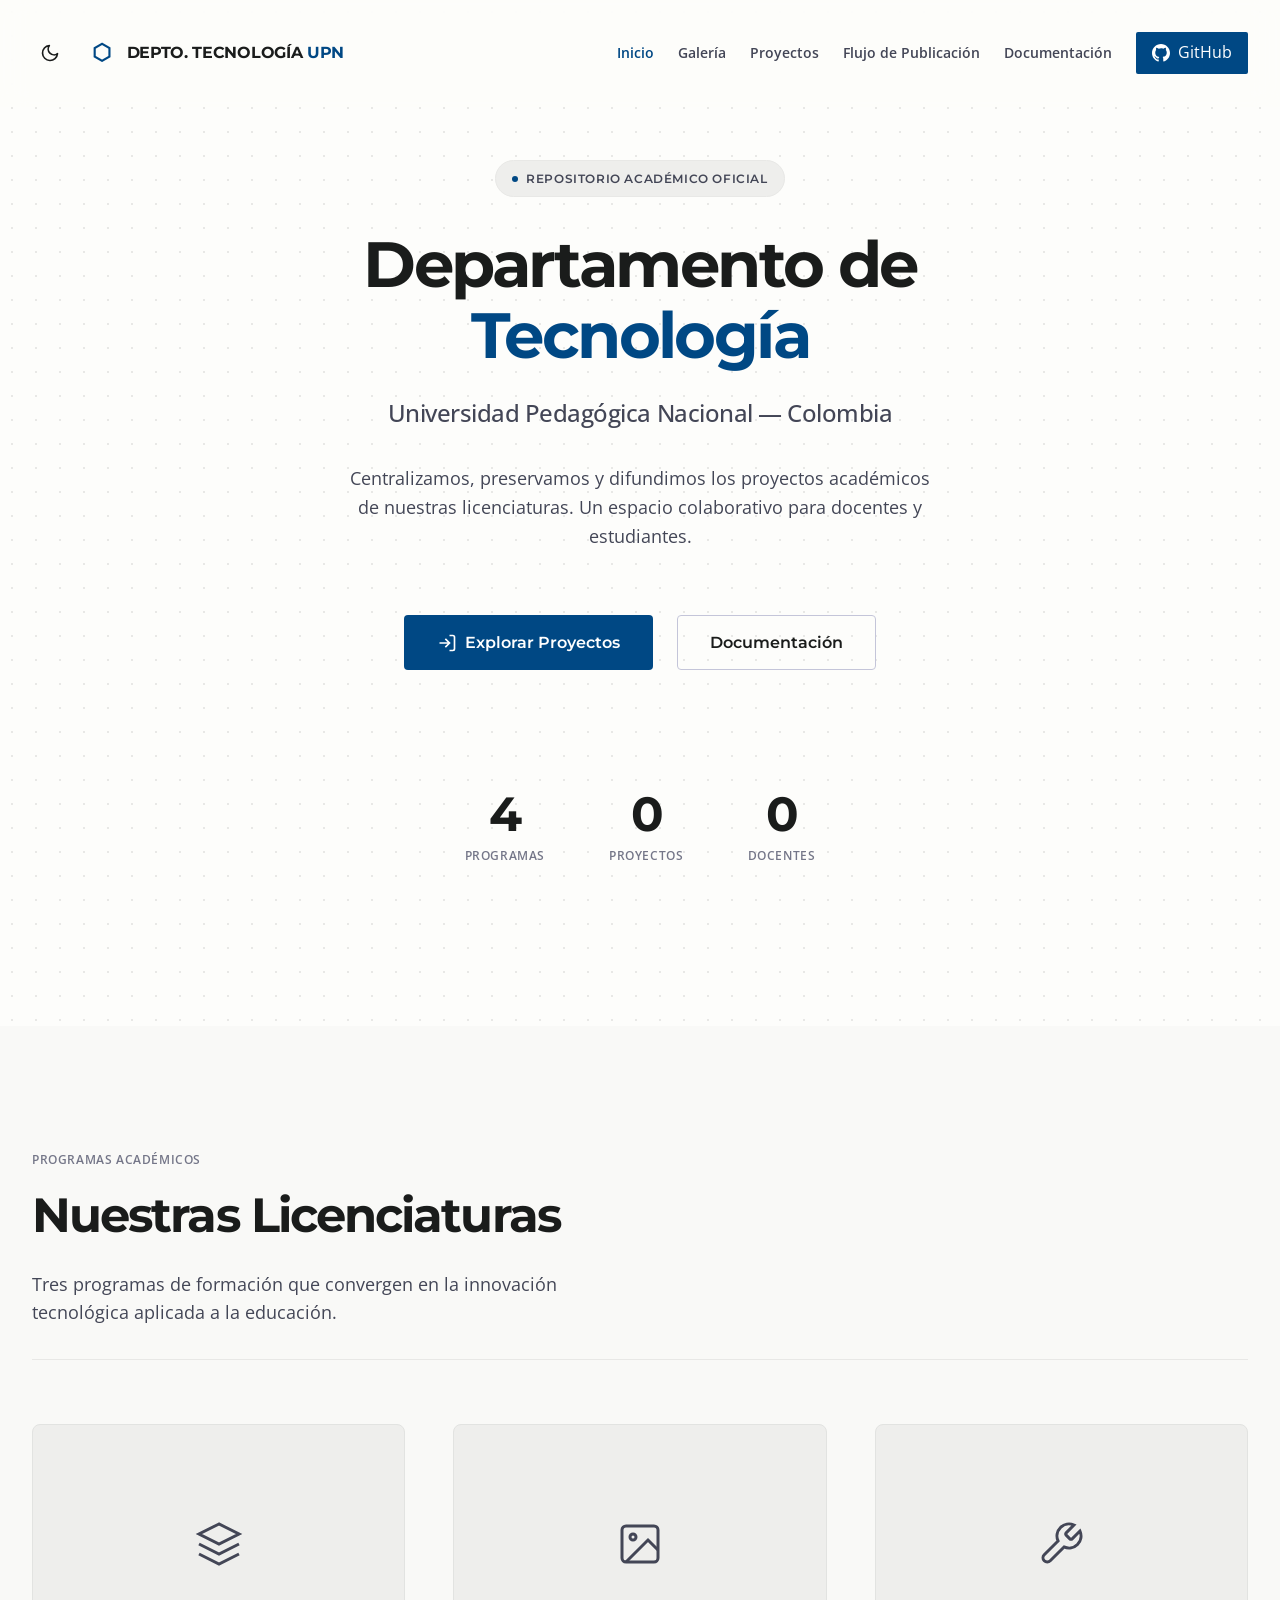
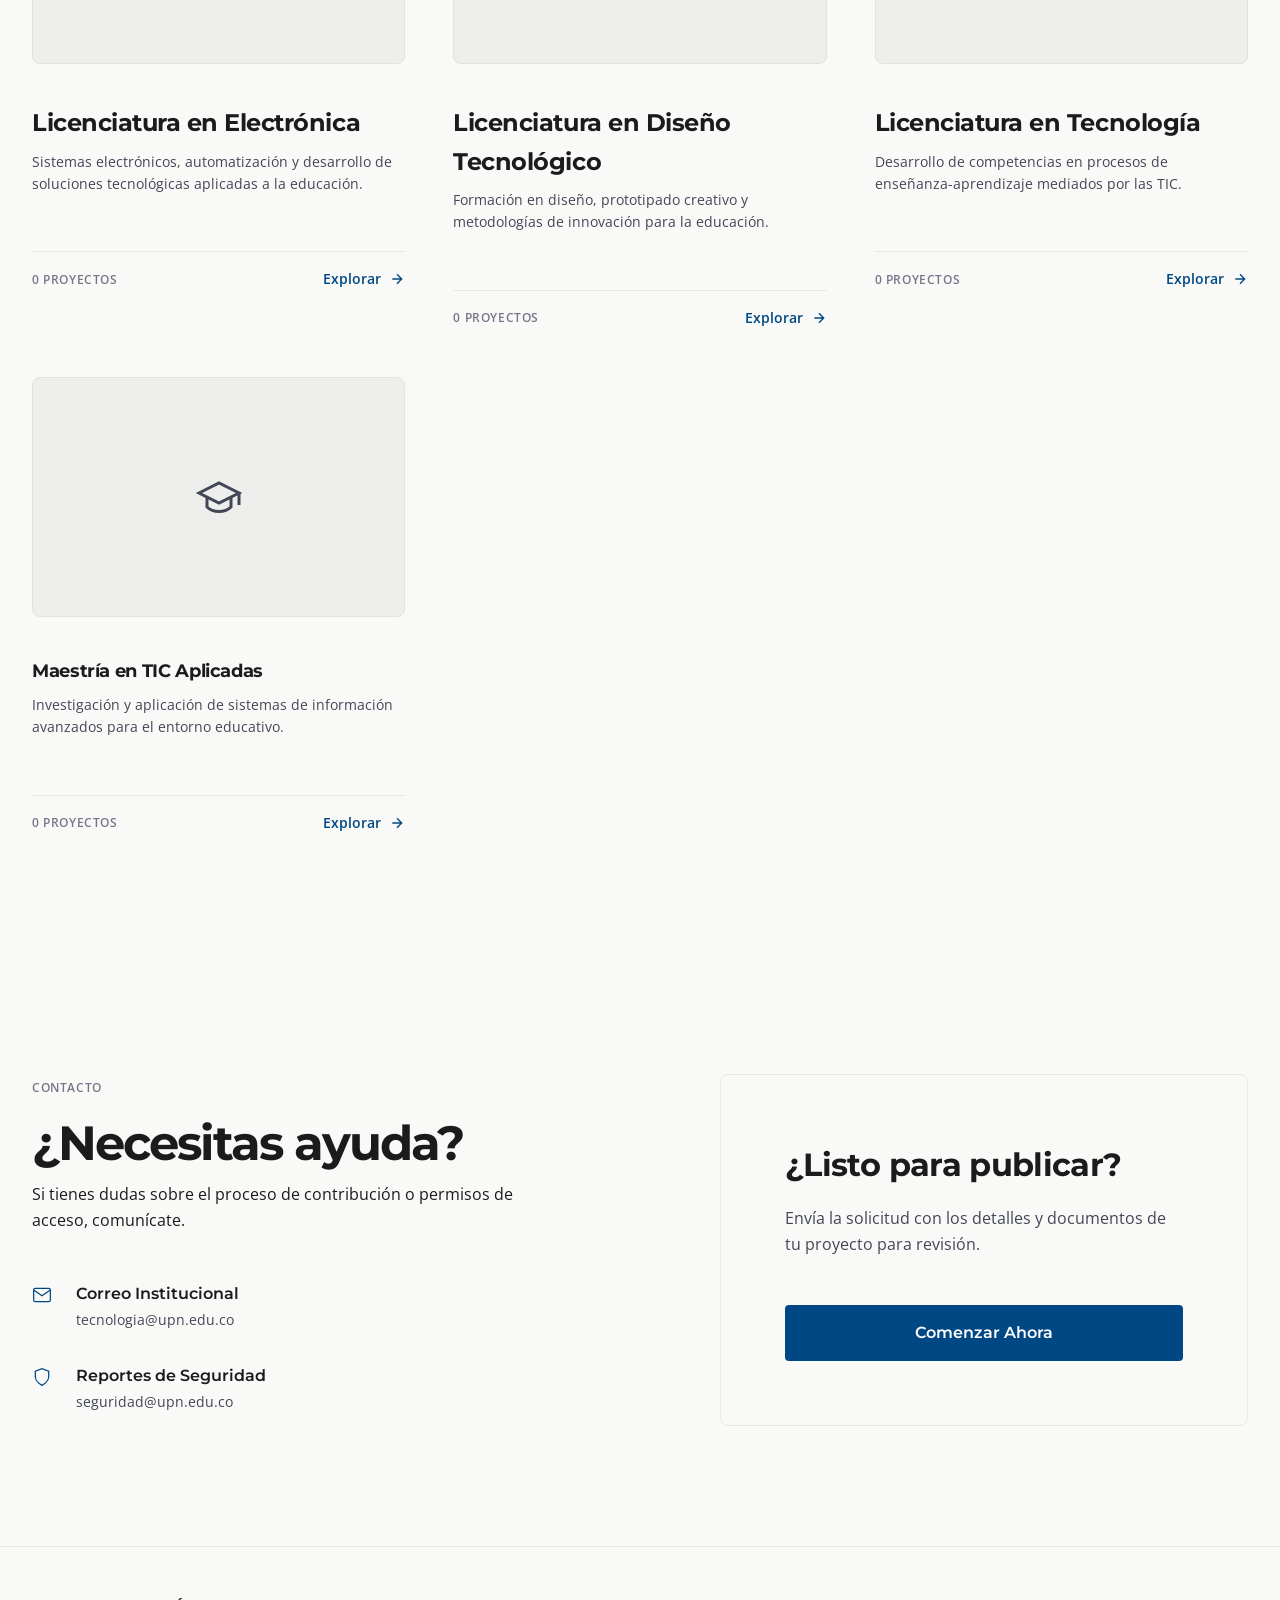
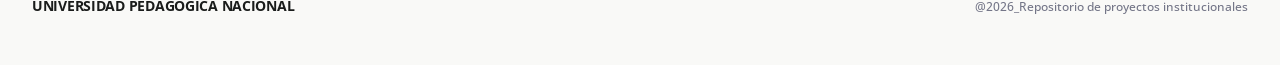
<file: index.html>
<!DOCTYPE html>
<html lang="es">
<head>
  <meta charset="UTF-8" />
  <meta name="viewport" content="width=device-width, initial-scale=1.0" />
  <title>Departamento de Tecnología — Universidad Pedagógica Nacional</title>
  <meta name="description" content="Portal del Departamento de Tecnología de la Universidad Pedagógica Nacional de Colombia. Repositorio académico de proyectos de las licenciaturas en Diseño Tecnológico, Informática Educativa y Tecnología e Industria." />
  <meta name="theme-color" content="#fdfdfb" />

  <link rel="preconnect" href="https://fonts.googleapis.com" />
  <link rel="preconnect" href="https://fonts.gstatic.com" crossorigin />
  <link href="https://fonts.googleapis.com/css2?family=Montserrat:wght@400;500;600;700;800&family=Open+Sans:wght@400;500;600;700&display=swap" rel="stylesheet" />

  <link rel="stylesheet" href="styles.css" />
</head>
<body>

  <!-- ═══════════════════ NAVBAR ═══════════════════ -->
  <nav class="navbar" id="navbar">
    <div class="nav-container">
      <a href="#hero" class="nav-logo">
        <span class="nav-logo-icon">⬡</span>
        <span class="nav-logo-text">Depto. Tecnología <span class="nav-logo-accent">UPN</span></span>
      </a>
      <ul class="nav-links" id="navLinks">
        <li><a href="index.html" class="nav-link" style="color: var(--primary);">Inicio</a></li>
        <li><a href="gallery.html" class="nav-link">Galería</a></li>
        <li><a href="proyectos.html" class="nav-link">Proyectos</a></li>
        <li><a href="flujo.html" class="nav-link">Flujo de Publicación</a></li>
        <li><a href="documentacion.html" class="nav-link">Documentación</a></li>
        <li>
          <a href="https://github.com" target="_blank" rel="noopener" class="nav-link--cta">
            <svg class="nav-github-icon" viewBox="0 0 24 24" fill="currentColor" width="18" height="18">
              <path d="M12 0C5.374 0 0 5.373 0 12c0 5.302 3.438 9.8 8.207 11.387.599.111.793-.261.793-.577v-2.234c-3.338.726-4.033-1.416-4.033-1.416-.546-1.387-1.333-1.756-1.333-1.756-1.089-.745.083-.729.083-.729 1.205.084 1.839 1.237 1.839 1.237 1.07 1.834 2.807 1.304 3.492.997.107-.775.418-1.305.762-1.604-2.665-.305-5.467-1.334-5.467-5.931 0-1.311.469-2.381 1.236-3.221-.124-.303-.535-1.524.117-3.176 0 0 1.008-.322 3.301 1.23A11.509 11.509 0 0112 5.803c1.02.005 2.047.138 3.006.404 2.291-1.552 3.297-1.23 3.297-1.23.653 1.653.242 2.874.118 3.176.77.84 1.235 1.911 1.235 3.221 0 4.609-2.807 5.624-5.479 5.921.43.372.823 1.102.823 2.222v3.293c0 .319.192.694.801.576C20.566 21.797 24 17.3 24 12c0-6.627-5.373-12-12-12z"/>
            </svg>
            GitHub
          </a>
        </li>
      </ul>
      <button class="nav-toggle" id="navToggle" aria-label="Abrir menú de navegación">
        <span></span><span></span><span></span>
      </button>
    </div>
  </nav>

  <!-- ═══════════════════ HERO ═══════════════════ -->
  <section class="hero" id="hero">
    <div class="hero-content">
      <div class="hero-badge">
        <span class="hero-badge-dot"></span>
        Repositorio Académico Oficial
      </div>
      <h1 class="hero-title">
        Departamento de
        <span class="hero-title-accent">Tecnología</span>
      </h1>
      <p class="hero-subtitle">Universidad Pedagógica Nacional — Colombia</p>
      <p class="hero-description">
        Centralizamos, preservamos y difundimos los proyectos académicos de nuestras 
        licenciaturas. Un espacio colaborativo para docentes y estudiantes.
      </p>
      <div class="hero-actions">
        <a href="proyectos.html" class="btn btn--primary">
          <svg viewBox="0 0 24 24" fill="none" stroke="currentColor" stroke-width="2" width="20" height="20"><path d="M15 3h4a2 2 0 012 2v14a2 2 0 01-2 2h-4M10 17l5-5-5-5M13.8 12H3"/></svg>
          Explorar Proyectos
        </a>
        <a href="documentacion.html" class="btn btn--outline">
          Documentación
        </a>
      </div>
      <div class="hero-stats">
        <div class="hero-stat">
          <span class="hero-stat-number" data-target="4">0</span>
          <span class="hero-stat-label">Programas</span>
        </div>
        <div class="hero-stat">
          <span class="hero-stat-number" data-target="0">0</span>
          <span class="hero-stat-label">Proyectos</span>
        </div>
        <div class="hero-stat">
          <span class="hero-stat-number" data-target="0">0</span>
          <span class="hero-stat-label">Docentes</span>
        </div>
      </div>
    </div>
  </section>

  <!-- ═══════════════════ LICENCIATURAS ═══════════════════ -->
  <section class="section section--alt" id="licenciaturas">
    <div class="container">
      <div class="section-header">
        <span class="section-tag">Programas Académicos</span>
        <h2 class="section-title">Nuestras Licenciaturas</h2>
        <p class="section-description">
          Tres programas de formación que convergen en la innovación tecnológica aplicada a la educación.
        </p>
      </div>
      <div class="cards-grid">

        <article class="card card--electronica" id="card-electronica">
          <div class="card-icon-wrapper">
            <svg viewBox="0 0 24 24" fill="none" stroke="currentColor" stroke-width="1.5" width="48" height="48">
              <path d="M12 2L2 7l10 5 10-5-10-5zM2 17l10 5 10-5M2 12l10 5 10-5"/>
            </svg>
          </div>
          <div class="card-content">
            <h3 class="card-title">Licenciatura en Electrónica</h3>
            <p class="card-description">
              Sistemas electrónicos, automatización y desarrollo de soluciones tecnológicas aplicadas a la educación.
            </p>
          </div>
          <div class="card-footer">
            <span class="card-count"><span class="card-count-number">0</span> PROYECTOS</span>
            <a href="proyectos.html" class="card-link">
              Explorar
              <svg viewBox="0 0 24 24" fill="none" stroke="currentColor" stroke-width="2" width="16" height="16"><path d="M5 12h14M12 5l7 7-7 7"/></svg>
            </a>
          </div>
        </article>

        <article class="card card--diseno" id="card-diseno">
          <div class="card-icon-wrapper">
            <svg viewBox="0 0 24 24" fill="none" stroke="currentColor" stroke-width="1.5" width="48" height="48">
              <rect x="3" y="3" width="18" height="18" rx="2" ry="2"/>
              <circle cx="8.5" cy="8.5" r="1.5"/>
              <polyline points="21 15 16 10 5 21"/>
            </svg>
          </div>
          <div class="card-content">
            <h3 class="card-title">Licenciatura en Diseño Tecnológico</h3>
            <p class="card-description">
              Formación en diseño, prototipado creativo y metodologías de innovación para la educación.
            </p>
          </div>
          <div class="card-footer">
            <span class="card-count"><span class="card-count-number">0</span> PROYECTOS</span>
            <a href="proyectos.html" class="card-link">
              Explorar
              <svg viewBox="0 0 24 24" fill="none" stroke="currentColor" stroke-width="2" width="16" height="16"><path d="M5 12h14M12 5l7 7-7 7"/></svg>
            </a>
          </div>
        </article>

        <article class="card card--tecnologia" id="card-tecnologia">
          <div class="card-icon-wrapper">
            <svg viewBox="0 0 24 24" fill="none" stroke="currentColor" stroke-width="1.5" width="48" height="48">
              <path d="M14.7 6.3a1 1 0 000 1.4l1.6 1.6a1 1 0 001.4 0l3.77-3.77a6 6 0 01-7.94 7.94l-6.91 6.91a2.12 2.12 0 01-3-3l6.91-6.91a6 6 0 017.94-7.94l-3.76 3.76z"/>
            </svg>
          </div>
          <div class="card-content">
            <h3 class="card-title">Licenciatura en Tecnología</h3>
            <p class="card-description">
              Desarrollo de competencias en procesos de enseñanza-aprendizaje mediados por las TIC.
            </p>
          </div>
          <div class="card-footer">
            <span class="card-count"><span class="card-count-number">0</span> PROYECTOS</span>
            <a href="proyectos.html" class="card-link">
              Explorar
              <svg viewBox="0 0 24 24" fill="none" stroke="currentColor" stroke-width="2" width="16" height="16"><path d="M5 12h14M12 5l7 7-7 7"/></svg>
            </a>
          </div>
        </article>

        <article class="card card--maestria" id="card-maestria">
          <div class="card-icon-wrapper">
            <svg viewBox="0 0 24 24" fill="none" stroke="currentColor" stroke-width="1.5" width="48" height="48">
              <path d="M22 10v6M2 10l10-5 10 5-10 5z"/>
              <path d="M6 12v5c3 3 9 3 12 0v-5"/>
            </svg>
          </div>
          <div class="card-content">
            <h3 class="card-title" style="font-size: var(--font-size-lg);">Maestría en TIC Aplicadas</h3>
            <p class="card-description">
              Investigación y aplicación de sistemas de información avanzados para el entorno educativo.
            </p>
          </div>
          <div class="card-footer">
            <span class="card-count"><span class="card-count-number">0</span> PROYECTOS</span>
            <a href="proyectos.html" class="card-link">
              Explorar
              <svg viewBox="0 0 24 24" fill="none" stroke="currentColor" stroke-width="2" width="16" height="16"><path d="M5 12h14M12 5l7 7-7 7"/></svg>
            </a>
          </div>
        </article>

      </div>
    </div>
  </section>


  <!-- ═══════════════════ CONTACTO ═══════════════════ -->
  <section class="section section--alt" id="contacto">
    <div class="container">
      <div class="contact-grid">
        <div class="contact-info">
          <span class="section-tag">Contacto</span>
          <h2 class="section-title">¿Necesitas ayuda?</h2>
          <p class="contact-description">
            Si tienes dudas sobre el proceso de contribución o permisos de acceso, comunícate.
          </p>
          <div class="contact-channels">
            <div class="contact-channel" id="contact-email">
              <div class="contact-channel-icon">
                <svg viewBox="0 0 24 24" fill="none" stroke="currentColor" stroke-width="1.5" width="20" height="20">
                  <path d="M4 4h16c1.1 0 2 .9 2 2v12c0 1.1-.9 2-2 2H4c-1.1 0-2-.9-2-2V6c0-1.1.9-2 2-2z"/>
                  <polyline points="22,6 12,13 2,6"/>
                </svg>
              </div>
              <div>
                <h4 class="contact-channel-title">Correo Institucional</h4>
                <p class="contact-channel-value">tecnologia@upn.edu.co</p>
              </div>
            </div>
            <div class="contact-channel" id="contact-security">
              <div class="contact-channel-icon">
                <svg viewBox="0 0 24 24" fill="none" stroke="currentColor" stroke-width="1.5" width="20" height="20">
                  <path d="M12 22s8-4 8-10V5l-8-3-8 3v7c0 6 8 10 8 10z"/>
                </svg>
              </div>
              <div>
                <h4 class="contact-channel-title">Reportes de Seguridad</h4>
                <p class="contact-channel-value">seguridad@upn.edu.co</p>
              </div>
            </div>
          </div>
        </div>
        <div class="contact-cta">
          <div class="contact-cta-card">
            <h3 class="contact-cta-title">¿Listo para publicar?</h3>
            <p class="contact-cta-description">
              Envía la solicitud con los detalles y documentos de tu proyecto para revisión.
            </p>
            <a href="publicar.html" class="btn btn--primary btn--full">
              Comenzar Ahora
            </a>
          </div>
        </div>
      </div>
    </div>
  </section>

  <!-- ═══════════════════ FOOTER ═══════════════════ -->
  <footer class="footer">
    <div class="container">
      <div class="footer-content">
        <div class="footer-brand">
          UNIVERSIDAD PEDAGÓGICA NACIONAL
        </div>
        <p class="footer-copy">
          @2026_Repositorio de proyectos institucionales
        </p>
      </div>
    </div>
  </footer>

  <script src="app.js"></script>
</body>
</html>
</file>
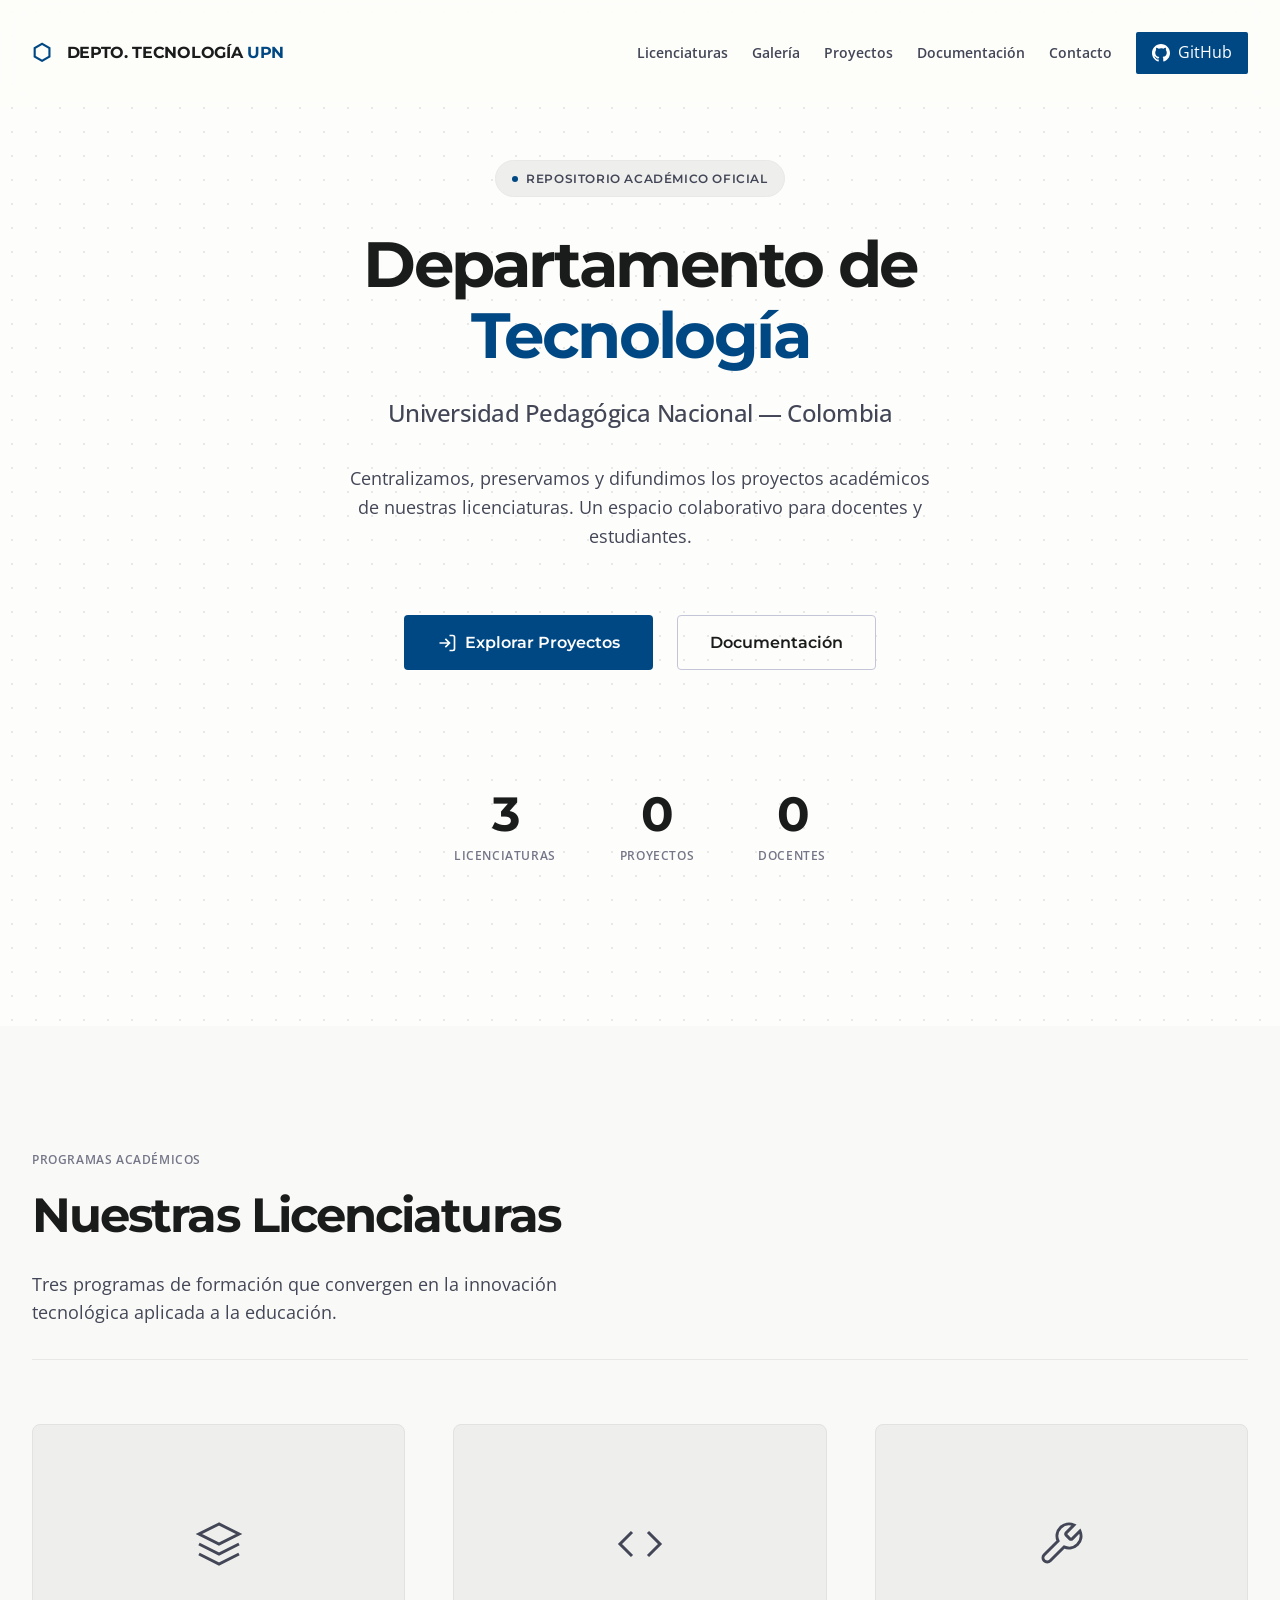
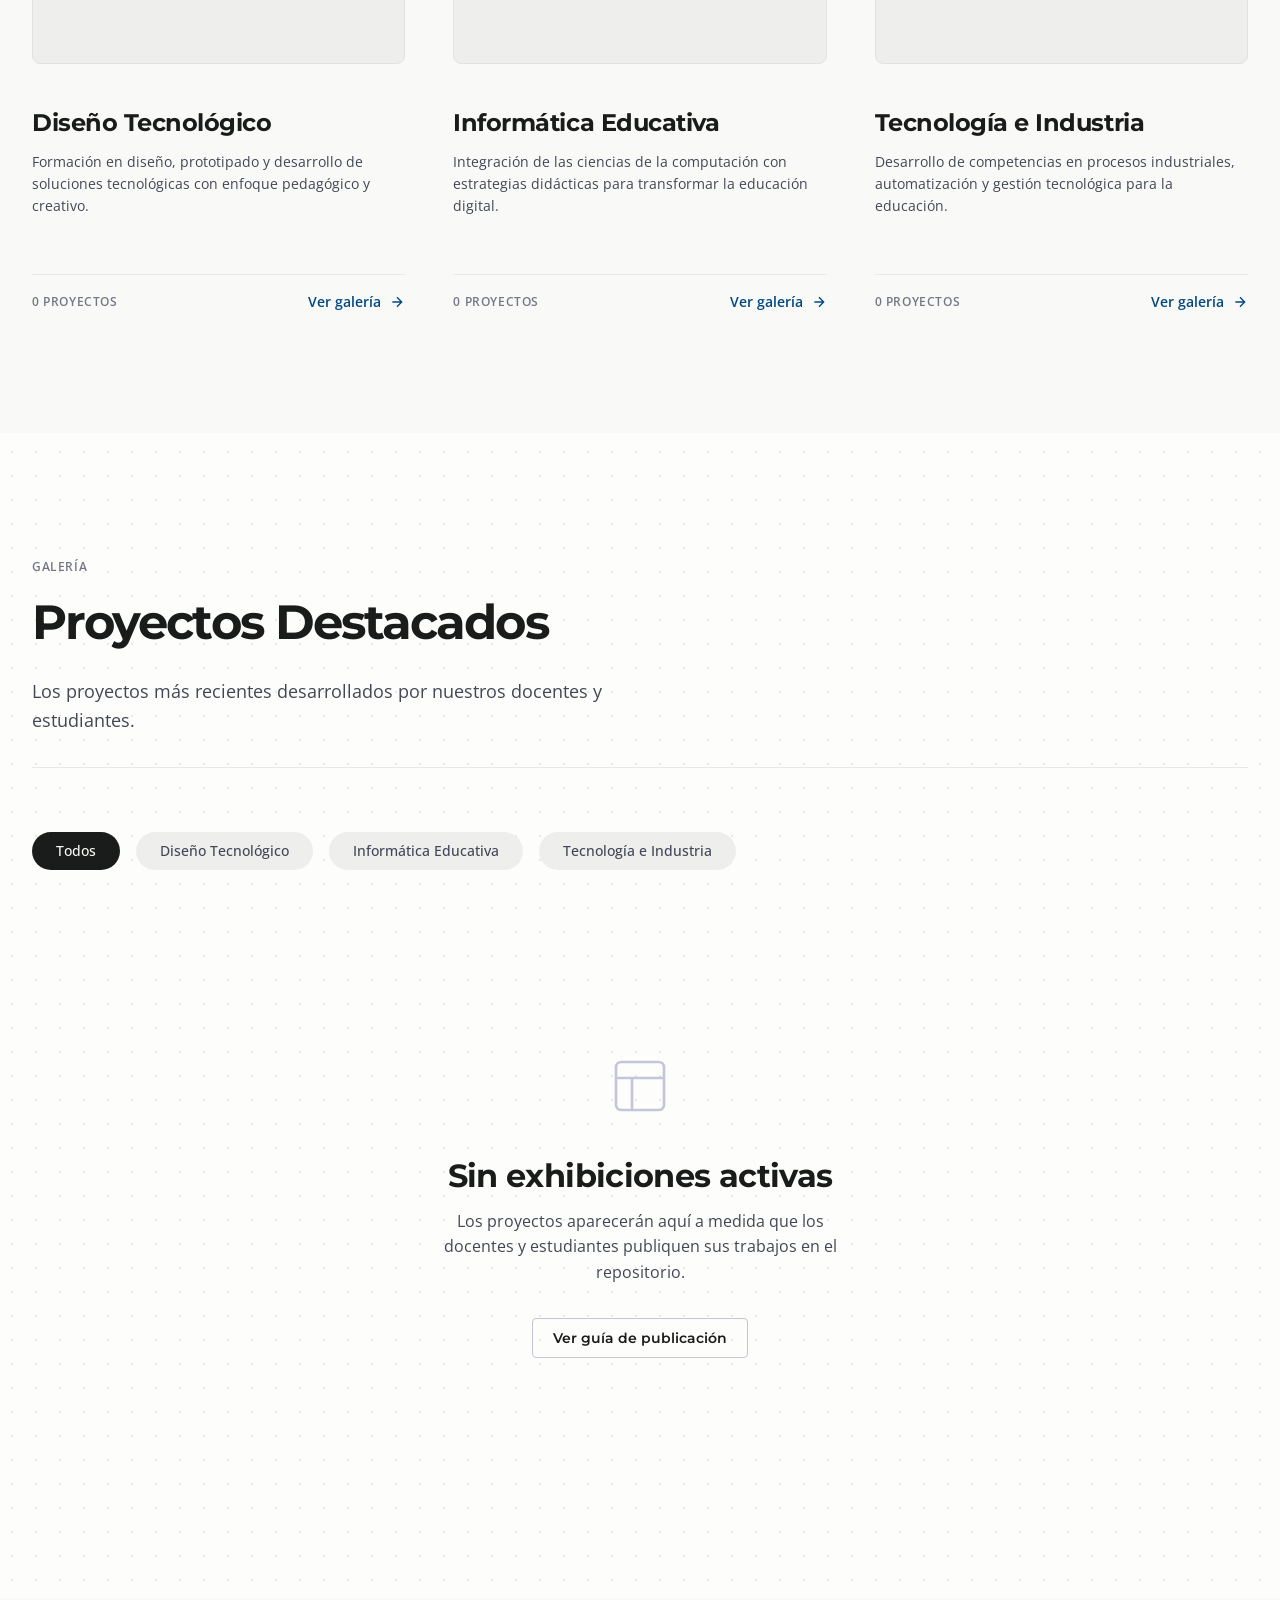
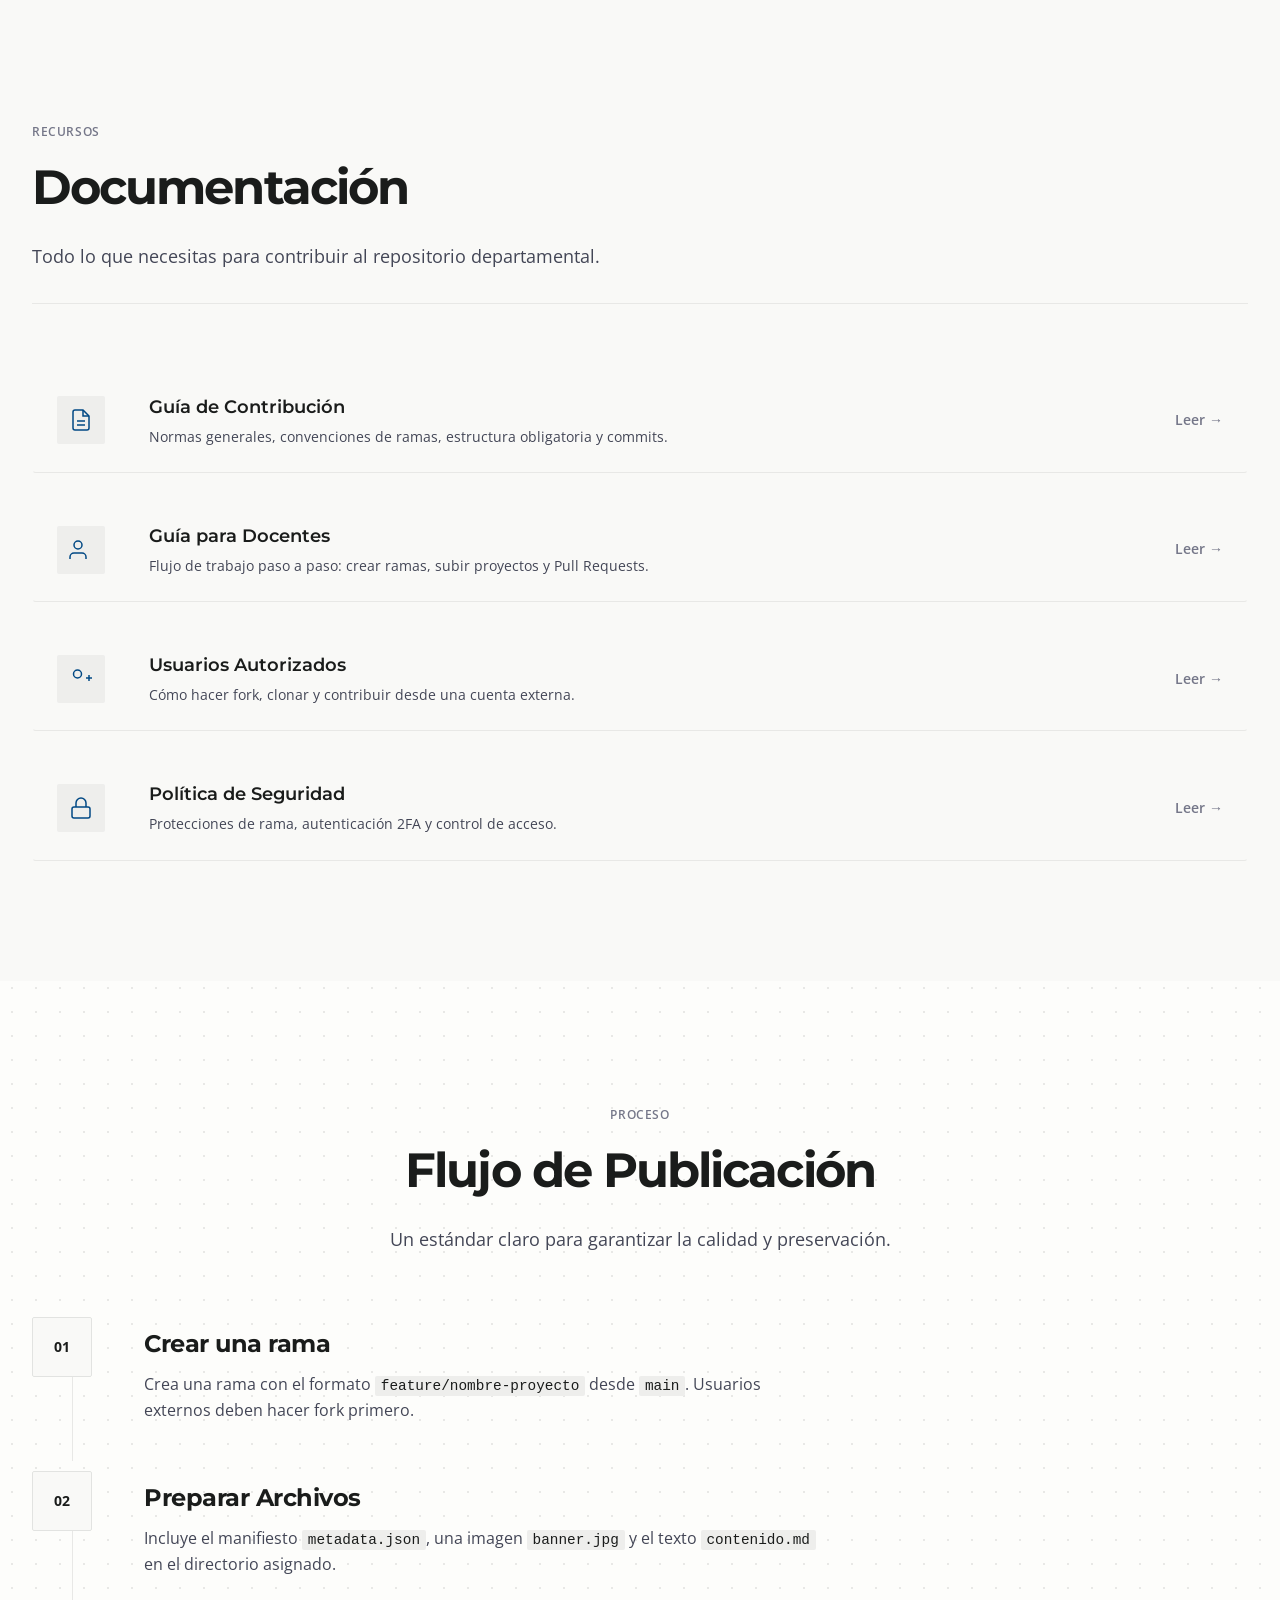
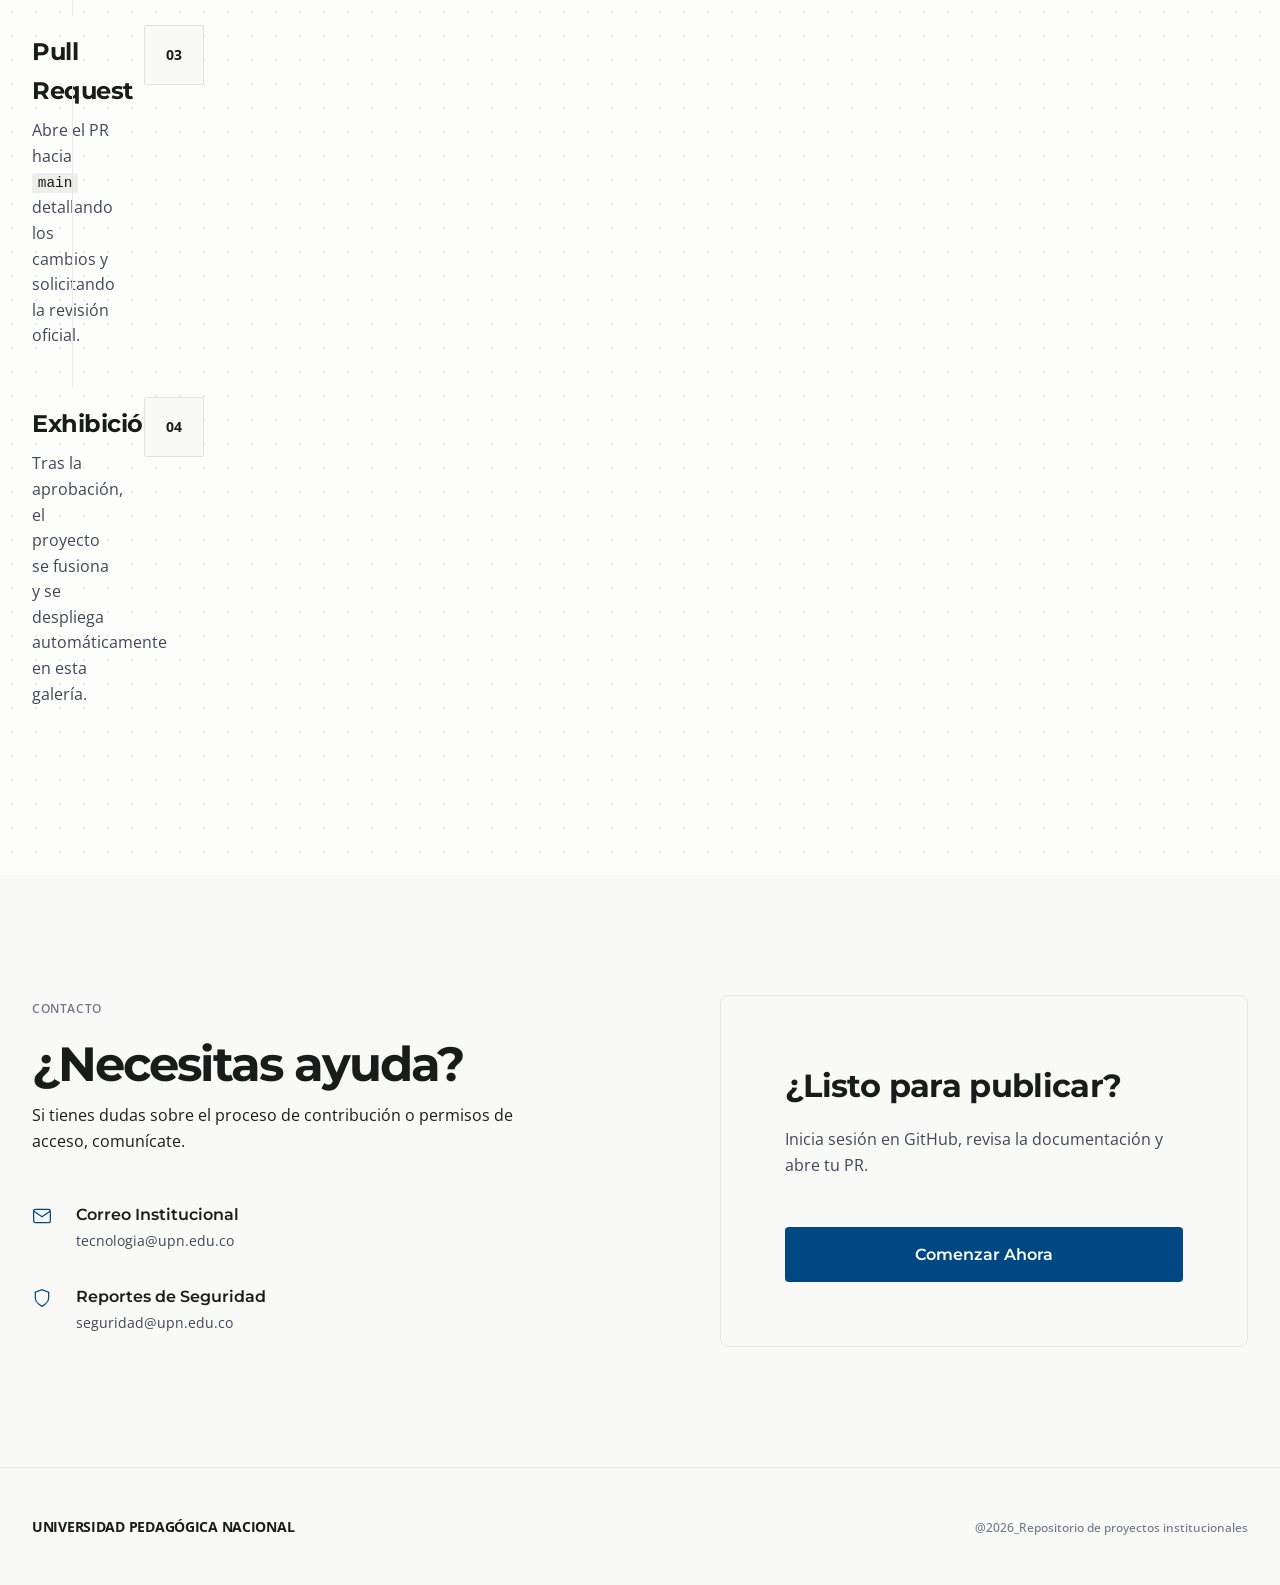
<file: frontend/index.html>
<!DOCTYPE html>
<html lang="es">
<head>
  <meta charset="UTF-8" />
  <meta name="viewport" content="width=device-width, initial-scale=1.0" />
  <title>Departamento de Tecnología — Universidad Pedagógica Nacional</title>
  <meta name="description" content="Portal del Departamento de Tecnología de la Universidad Pedagógica Nacional de Colombia. Repositorio académico de proyectos de las licenciaturas en Diseño Tecnológico, Informática Educativa y Tecnología e Industria." />
  <meta name="theme-color" content="#fdfdfb" />

  <link rel="preconnect" href="https://fonts.googleapis.com" />
  <link rel="preconnect" href="https://fonts.gstatic.com" crossorigin />
  <link href="https://fonts.googleapis.com/css2?family=Montserrat:wght@400;500;600;700;800&family=Open+Sans:wght@400;500;600;700&display=swap" rel="stylesheet" />

  <link rel="stylesheet" href="styles.css" />
</head>
<body>

  <!-- ═══════════════════ NAVBAR ═══════════════════ -->
  <nav class="navbar" id="navbar">
    <div class="nav-container">
      <a href="#hero" class="nav-logo">
        <span class="nav-logo-icon">⬡</span>
        <span class="nav-logo-text">Depto. Tecnología <span class="nav-logo-accent">UPN</span></span>
      </a>
      <ul class="nav-links" id="navLinks">
        <li><a href="index.html#licenciaturas" class="nav-link">Licenciaturas</a></li>
        <li><a href="gallery.html" class="nav-link">Galería</a></li>
        <li><a href="index.html#proyectos" class="nav-link">Proyectos</a></li>
        <li><a href="index.html#documentacion" class="nav-link">Documentación</a></li>
        <li><a href="index.html#contacto" class="nav-link">Contacto</a></li>
        <li>
          <a href="https://github.com" target="_blank" rel="noopener" class="nav-link--cta">
            <svg class="nav-github-icon" viewBox="0 0 24 24" fill="currentColor" width="18" height="18">
              <path d="M12 0C5.374 0 0 5.373 0 12c0 5.302 3.438 9.8 8.207 11.387.599.111.793-.261.793-.577v-2.234c-3.338.726-4.033-1.416-4.033-1.416-.546-1.387-1.333-1.756-1.333-1.756-1.089-.745.083-.729.083-.729 1.205.084 1.839 1.237 1.839 1.237 1.07 1.834 2.807 1.304 3.492.997.107-.775.418-1.305.762-1.604-2.665-.305-5.467-1.334-5.467-5.931 0-1.311.469-2.381 1.236-3.221-.124-.303-.535-1.524.117-3.176 0 0 1.008-.322 3.301 1.23A11.509 11.509 0 0112 5.803c1.02.005 2.047.138 3.006.404 2.291-1.552 3.297-1.23 3.297-1.23.653 1.653.242 2.874.118 3.176.77.84 1.235 1.911 1.235 3.221 0 4.609-2.807 5.624-5.479 5.921.43.372.823 1.102.823 2.222v3.293c0 .319.192.694.801.576C20.566 21.797 24 17.3 24 12c0-6.627-5.373-12-12-12z"/>
            </svg>
            GitHub
          </a>
        </li>
      </ul>
      <button class="nav-toggle" id="navToggle" aria-label="Abrir menú de navegación">
        <span></span><span></span><span></span>
      </button>
    </div>
  </nav>

  <!-- ═══════════════════ HERO ═══════════════════ -->
  <section class="hero" id="hero">
    <div class="hero-content">
      <div class="hero-badge">
        <span class="hero-badge-dot"></span>
        Repositorio Académico Oficial
      </div>
      <h1 class="hero-title">
        Departamento de
        <span class="hero-title-accent">Tecnología</span>
      </h1>
      <p class="hero-subtitle">Universidad Pedagógica Nacional — Colombia</p>
      <p class="hero-description">
        Centralizamos, preservamos y difundimos los proyectos académicos de nuestras 
        licenciaturas. Un espacio colaborativo para docentes y estudiantes.
      </p>
      <div class="hero-actions">
        <a href="#proyectos" class="btn btn--primary">
          <svg viewBox="0 0 24 24" fill="none" stroke="currentColor" stroke-width="2" width="20" height="20"><path d="M15 3h4a2 2 0 012 2v14a2 2 0 01-2 2h-4M10 17l5-5-5-5M13.8 12H3"/></svg>
          Explorar Proyectos
        </a>
        <a href="#documentacion" class="btn btn--outline">
          Documentación
        </a>
      </div>
      <div class="hero-stats">
        <div class="hero-stat">
          <span class="hero-stat-number" data-target="3">0</span>
          <span class="hero-stat-label">Licenciaturas</span>
        </div>
        <div class="hero-stat">
          <span class="hero-stat-number" data-target="0">0</span>
          <span class="hero-stat-label">Proyectos</span>
        </div>
        <div class="hero-stat">
          <span class="hero-stat-number" data-target="0">0</span>
          <span class="hero-stat-label">Docentes</span>
        </div>
      </div>
    </div>
  </section>

  <!-- ═══════════════════ LICENCIATURAS ═══════════════════ -->
  <section class="section section--alt" id="licenciaturas">
    <div class="container">
      <div class="section-header">
        <span class="section-tag">Programas Académicos</span>
        <h2 class="section-title">Nuestras Licenciaturas</h2>
        <p class="section-description">
          Tres programas de formación que convergen en la innovación tecnológica aplicada a la educación.
        </p>
      </div>
      <div class="cards-grid">

        <article class="card card--diseno" id="card-diseno">
          <div class="card-icon-wrapper">
            <svg viewBox="0 0 24 24" fill="none" stroke="currentColor" stroke-width="1.5" width="48" height="48">
              <path d="M12 2L2 7l10 5 10-5-10-5zM2 17l10 5 10-5M2 12l10 5 10-5"/>
            </svg>
          </div>
          <div class="card-content">
            <h3 class="card-title">Diseño Tecnológico</h3>
            <p class="card-description">
              Formación en diseño, prototipado y desarrollo de soluciones tecnológicas con enfoque pedagógico y creativo.
            </p>
          </div>
          <div class="card-footer">
            <span class="card-count"><span class="card-count-number">0</span> PROYECTOS</span>
            <a href="#" class="card-link">
              Ver galería
              <svg viewBox="0 0 24 24" fill="none" stroke="currentColor" stroke-width="2" width="16" height="16"><path d="M5 12h14M12 5l7 7-7 7"/></svg>
            </a>
          </div>
        </article>

        <article class="card card--informatica" id="card-informatica">
          <div class="card-icon-wrapper">
            <svg viewBox="0 0 24 24" fill="none" stroke="currentColor" stroke-width="1.5" width="48" height="48">
              <path d="M16 18l6-6-6-6M8 6l-6 6 6 6"/>
            </svg>
          </div>
          <div class="card-content">
            <h3 class="card-title">Informática Educativa</h3>
            <p class="card-description">
              Integración de las ciencias de la computación con estrategias didácticas para transformar la educación digital.
            </p>
          </div>
          <div class="card-footer">
            <span class="card-count"><span class="card-count-number">0</span> PROYECTOS</span>
            <a href="#" class="card-link">
              Ver galería
              <svg viewBox="0 0 24 24" fill="none" stroke="currentColor" stroke-width="2" width="16" height="16"><path d="M5 12h14M12 5l7 7-7 7"/></svg>
            </a>
          </div>
        </article>

        <article class="card card--industria" id="card-industria">
          <div class="card-icon-wrapper">
            <svg viewBox="0 0 24 24" fill="none" stroke="currentColor" stroke-width="1.5" width="48" height="48">
              <path d="M14.7 6.3a1 1 0 000 1.4l1.6 1.6a1 1 0 001.4 0l3.77-3.77a6 6 0 01-7.94 7.94l-6.91 6.91a2.12 2.12 0 01-3-3l6.91-6.91a6 6 0 017.94-7.94l-3.76 3.76z"/>
            </svg>
          </div>
          <div class="card-content">
            <h3 class="card-title">Tecnología e Industria</h3>
            <p class="card-description">
              Desarrollo de competencias en procesos industriales, automatización y gestión tecnológica para la educación.
            </p>
          </div>
          <div class="card-footer">
            <span class="card-count"><span class="card-count-number">0</span> PROYECTOS</span>
            <a href="#" class="card-link">
              Ver galería
              <svg viewBox="0 0 24 24" fill="none" stroke="currentColor" stroke-width="2" width="16" height="16"><path d="M5 12h14M12 5l7 7-7 7"/></svg>
            </a>
          </div>
        </article>

      </div>
    </div>
  </section>

  <!-- ═══════════════════ PROYECTOS ═══════════════════ -->
  <section class="section" id="proyectos">
    <div class="container">
      <div class="section-header">
        <span class="section-tag">Galería</span>
        <h2 class="section-title">Proyectos Destacados</h2>
        <p class="section-description">
          Los proyectos más recientes desarrollados por nuestros docentes y estudiantes.
        </p>
      </div>

      <div class="projects-filters" id="projectFilters">
        <button class="filter-btn filter-btn--active" data-filter="all">Todos</button>
        <button class="filter-btn" data-filter="diseno">Diseño Tecnológico</button>
        <button class="filter-btn" data-filter="informatica">Informática Educativa</button>
        <button class="filter-btn" data-filter="industria">Tecnología e Industria</button>
      </div>

      <div class="projects-grid" id="projectsGrid">
        <!-- Projects will be dynamically rendered from metadata.json files -->
      </div>

      <div class="projects-empty" id="projectsEmpty">
        <div class="empty-state">
          <svg class="empty-icon" viewBox="0 0 24 24" fill="none" stroke="currentColor" stroke-width="1" width="64" height="64">
            <rect x="3" y="3" width="18" height="18" rx="2" ry="2"/>
            <line x1="3" y1="9" x2="21" y2="9"/>
            <line x1="9" y1="21" x2="9" y2="9"/>
          </svg>
          <h3 class="empty-title">Sin exhibiciones activas</h3>
          <p class="empty-description">
            Los proyectos aparecerán aquí a medida que los docentes y estudiantes 
            publiquen sus trabajos en el repositorio.
          </p>
          <a href="#documentacion" class="btn btn--outline btn--sm">
            Ver guía de publicación
          </a>
        </div>
      </div>
    </div>
  </section>

  <!-- ═══════════════════ CÓMO CONTRIBUIR ═══════════════════ -->
  <section class="section section--alt" id="documentacion">
    <div class="container">
      <div class="section-header">
        <span class="section-tag">Recursos</span>
        <h2 class="section-title">Documentación</h2>
        <p class="section-description">
          Todo lo que necesitas para contribuir al repositorio departamental.
        </p>
      </div>

      <div class="docs-list">

        <a href="https://github.com" target="_blank" rel="noopener" class="doc-row" id="doc-contributing">
          <div class="doc-row-icon">
            <svg viewBox="0 0 24 24" fill="none" stroke="currentColor" stroke-width="1.5" width="24" height="24">
              <path d="M14 2H6a2 2 0 00-2 2v16a2 2 0 002 2h12a2 2 0 002-2V8z"/>
              <polyline points="14 2 14 8 20 8"/>
              <line x1="16" y1="13" x2="8" y2="13"/>
              <line x1="16" y1="17" x2="8" y2="17"/>
            </svg>
          </div>
          <div class="doc-row-content">
            <h3 class="doc-row-title">Guía de Contribución</h3>
            <p class="doc-row-description">Normas generales, convenciones de ramas, estructura obligatoria y commits.</p>
          </div>
          <span class="doc-row-action">Leer →</span>
        </a>

        <a href="https://github.com" target="_blank" rel="noopener" class="doc-row" id="doc-docentes">
          <div class="doc-row-icon">
            <svg viewBox="0 0 24 24" fill="none" stroke="currentColor" stroke-width="1.5" width="24" height="24">
              <path d="M17 21v-2a4 4 0 00-4-4H5a4 4 0 00-4 4v2"/>
              <circle cx="9" cy="7" r="4"/>
            </svg>
          </div>
          <div class="doc-row-content">
            <h3 class="doc-row-title">Guía para Docentes</h3>
            <p class="doc-row-description">Flujo de trabajo paso a paso: crear ramas, subir proyectos y Pull Requests.</p>
          </div>
          <span class="doc-row-action">Leer →</span>
        </a>

        <a href="https://github.com" target="_blank" rel="noopener" class="doc-row" id="doc-autorizados">
          <div class="doc-row-icon">
            <svg viewBox="0 0 24 24" fill="none" stroke="currentColor" stroke-width="1.5" width="24" height="24">
              <circle cx="8.5" cy="7" r="4"/>
              <line x1="20" y1="8" x2="20" y2="14"/>
              <line x1="23" y1="11" x2="17" y2="11"/>
            </svg>
          </div>
          <div class="doc-row-content">
            <h3 class="doc-row-title">Usuarios Autorizados</h3>
            <p class="doc-row-description">Cómo hacer fork, clonar y contribuir desde una cuenta externa.</p>
          </div>
          <span class="doc-row-action">Leer →</span>
        </a>

        <a href="https://github.com" target="_blank" rel="noopener" class="doc-row" id="doc-security">
          <div class="doc-row-icon">
            <svg viewBox="0 0 24 24" fill="none" stroke="currentColor" stroke-width="1.5" width="24" height="24">
              <rect x="3" y="11" width="18" height="11" rx="2" ry="2"/>
              <path d="M7 11V7a5 5 0 0110 0v4"/>
            </svg>
          </div>
          <div class="doc-row-content">
            <h3 class="doc-row-title">Política de Seguridad</h3>
            <p class="doc-row-description">Protecciones de rama, autenticación 2FA y control de acceso.</p>
          </div>
          <span class="doc-row-action">Leer →</span>
        </a>

      </div>
    </div>
  </section>

  <!-- ═══════════════════ FLUJO DE TRABAJO ═══════════════════ -->
  <section class="section" id="flujo">
    <div class="container">
      <div class="section-header section-header--center">
        <span class="section-tag">Proceso</span>
        <h2 class="section-title">Flujo de Publicación</h2>
        <p class="section-description">
          Un estándar claro para garantizar la calidad y preservación.
        </p>
      </div>

      <div class="steps-timeline">
        <div class="step" id="step-1">
          <div class="step-number">01</div>
          <div class="step-content">
            <h3 class="step-title">Crear una rama</h3>
            <p class="step-description">Crea una rama con el formato <code>feature/nombre-proyecto</code> desde <code>main</code>. Usuarios externos deben hacer fork primero.</p>
          </div>
        </div>
        <div class="step" id="step-2">
          <div class="step-number">02</div>
          <div class="step-content">
            <h3 class="step-title">Preparar Archivos</h3>
            <p class="step-description">Incluye el manifiesto <code>metadata.json</code>, una imagen <code>banner.jpg</code> y el texto <code>contenido.md</code> en el directorio asignado.</p>
          </div>
        </div>
        <div class="step" id="step-3">
          <div class="step-content">
            <h3 class="step-title">Pull Request</h3>
            <p class="step-description">Abre el PR hacia <code>main</code> detallando los cambios y solicitando la revisión oficial.</p>
          </div>
          <div class="step-number">03</div>
        </div>
        <div class="step" id="step-4">
          <div class="step-content">
            <h3 class="step-title">Exhibición</h3>
            <p class="step-description">Tras la aprobación, el proyecto se fusiona y se despliega automáticamente en esta galería.</p>
          </div>
          <div class="step-number">04</div>
        </div>
      </div>
    </div>
  </section>

  <!-- ═══════════════════ CONTACTO ═══════════════════ -->
  <section class="section section--alt" id="contacto">
    <div class="container">
      <div class="contact-grid">
        <div class="contact-info">
          <span class="section-tag">Contacto</span>
          <h2 class="section-title">¿Necesitas ayuda?</h2>
          <p class="contact-description">
            Si tienes dudas sobre el proceso de contribución o permisos de acceso, comunícate.
          </p>
          <div class="contact-channels">
            <div class="contact-channel" id="contact-email">
              <div class="contact-channel-icon">
                <svg viewBox="0 0 24 24" fill="none" stroke="currentColor" stroke-width="1.5" width="20" height="20">
                  <path d="M4 4h16c1.1 0 2 .9 2 2v12c0 1.1-.9 2-2 2H4c-1.1 0-2-.9-2-2V6c0-1.1.9-2 2-2z"/>
                  <polyline points="22,6 12,13 2,6"/>
                </svg>
              </div>
              <div>
                <h4 class="contact-channel-title">Correo Institucional</h4>
                <p class="contact-channel-value">tecnologia@upn.edu.co</p>
              </div>
            </div>
            <div class="contact-channel" id="contact-security">
              <div class="contact-channel-icon">
                <svg viewBox="0 0 24 24" fill="none" stroke="currentColor" stroke-width="1.5" width="20" height="20">
                  <path d="M12 22s8-4 8-10V5l-8-3-8 3v7c0 6 8 10 8 10z"/>
                </svg>
              </div>
              <div>
                <h4 class="contact-channel-title">Reportes de Seguridad</h4>
                <p class="contact-channel-value">seguridad@upn.edu.co</p>
              </div>
            </div>
          </div>
        </div>
        <div class="contact-cta">
          <div class="contact-cta-card">
            <h3 class="contact-cta-title">¿Listo para publicar?</h3>
            <p class="contact-cta-description">
              Inicia sesión en GitHub, revisa la documentación y abre tu PR.
            </p>
            <a href="#documentacion" class="btn btn--primary btn--full">
              Comenzar Ahora
            </a>
          </div>
        </div>
      </div>
    </div>
  </section>

  <!-- ═══════════════════ FOOTER ═══════════════════ -->
  <footer class="footer">
    <div class="container">
      <div class="footer-content">
        <div class="footer-brand">
          UNIVERSIDAD PEDAGÓGICA NACIONAL
        </div>
        <p class="footer-copy">
          @2026_Repositorio de proyectos institucionales
        </p>
      </div>
    </div>
  </footer>

  <script src="app.js"></script>
</body>
</html>
</file>
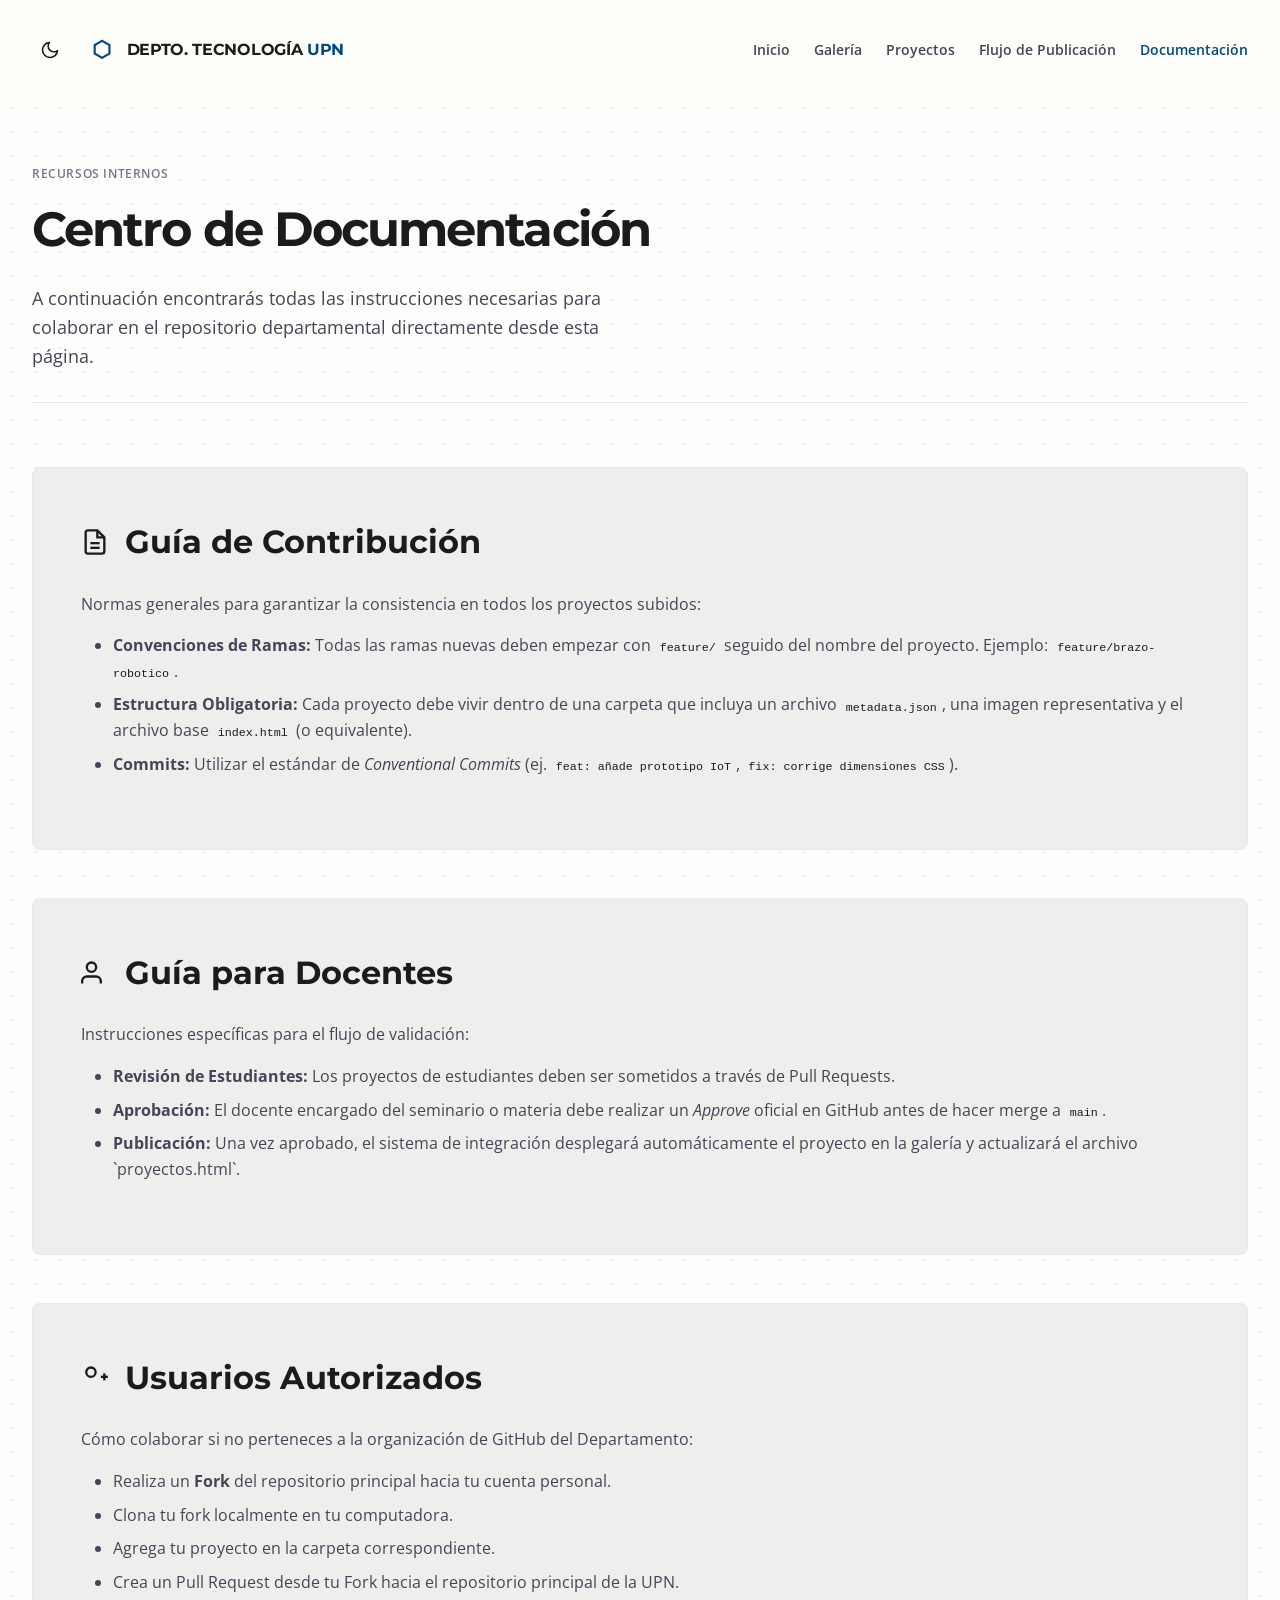
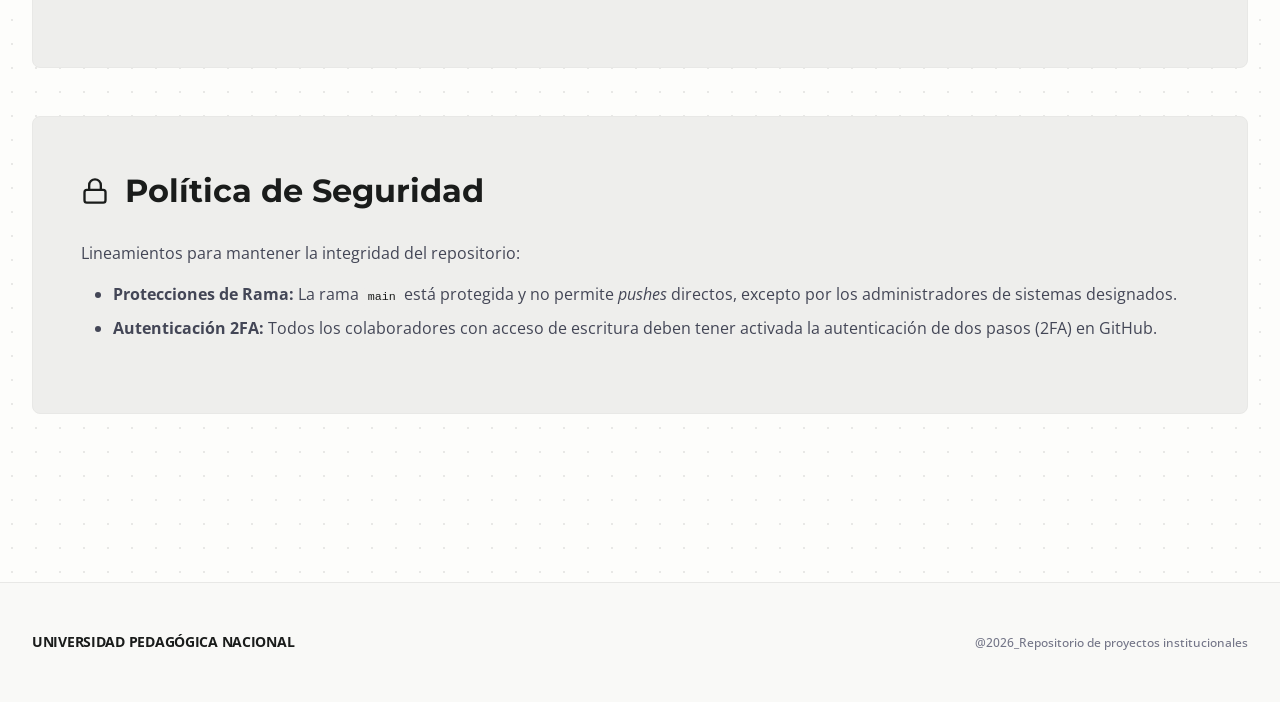
<file: documentacion.html>
<!DOCTYPE html>
<html lang="es">
<head>
  <meta charset="UTF-8" />
  <meta name="viewport" content="width=device-width, initial-scale=1.0" />
  <title>Documentación — Departamento de Tecnología UPN</title>
  <link href="https://fonts.googleapis.com/css2?family=Montserrat:wght@400;500;600;700;800&family=Open+Sans:wght@400;500;600;700&display=swap" rel="stylesheet" />
  <link rel="stylesheet" href="styles.css" />
  <style>
    .doc-section {
      background: var(--surface-container);
      border-radius: var(--radius-lg);
      padding: var(--space-xl);
      margin-bottom: var(--space-xl);
      border: 1px solid var(--surface-container-high);
    }
    .doc-section h3 {
      font-size: var(--font-size-2xl);
      margin-bottom: var(--space-md);
      color: var(--on-surface);
      display: flex;
      align-items: center;
      gap: var(--space-sm);
    }
    .doc-section p {
      margin-bottom: var(--space-sm);
      color: var(--on-surface-variant);
    }
    .doc-section ul {
      margin-left: var(--space-lg);
      margin-bottom: var(--space-md);
      color: var(--on-surface-variant);
    }
    .doc-section li { margin-bottom: 8px; }
  </style>
</head>
<body>

  <!-- NAVBAR -->
  <nav class="navbar" id="navbar">
    <div class="nav-container">
      <a href="index.html" class="nav-logo">
        <span class="nav-logo-icon">⬡</span>
        <span class="nav-logo-text">Depto. Tecnología <span class="nav-logo-accent">UPN</span></span>
      </a>
      <ul class="nav-links" id="navLinks">
        <li><a href="index.html" class="nav-link">Inicio</a></li>
        <li><a href="gallery.html" class="nav-link">Galería</a></li>
        <li><a href="proyectos.html" class="nav-link">Proyectos</a></li>
        <li><a href="flujo.html" class="nav-link">Flujo de Publicación</a></li>
        <li><a href="documentacion.html" class="nav-link" style="color: var(--primary);">Documentación</a></li>
      </ul>
      <button class="nav-toggle" id="navToggle" aria-label="Abrir menú de navegación">
        <span></span><span></span><span></span>
      </button>
    </div>
  </nav>

  <!-- DOCUMENTACION -->
  <section class="section" style="padding-top: var(--space-4xl);" id="documentacion">
    <div class="container">
      <div class="section-header">
        <span class="section-tag">Recursos Internos</span>
        <h2 class="section-title">Centro de Documentación</h2>
        <p class="section-description">
          A continuación encontrarás todas las instrucciones necesarias para colaborar en el repositorio departamental directamente desde esta página.
        </p>
      </div>

      <div class="doc-section">
        <h3>
          <svg viewBox="0 0 24 24" fill="none" stroke="currentColor" stroke-width="2" width="28" height="28">
            <path d="M14 2H6a2 2 0 00-2 2v16a2 2 0 002 2h12a2 2 0 002-2V8z"/>
            <polyline points="14 2 14 8 20 8"/>
            <line x1="16" y1="13" x2="8" y2="13"/>
            <line x1="16" y1="17" x2="8" y2="17"/>
          </svg>
          Guía de Contribución
        </h3>
        <p>Normas generales para garantizar la consistencia en todos los proyectos subidos:</p>
        <ul>
          <li><strong>Convenciones de Ramas:</strong> Todas las ramas nuevas deben empezar con <code>feature/</code> seguido del nombre del proyecto. Ejemplo: <code>feature/brazo-robotico</code>.</li>
          <li><strong>Estructura Obligatoria:</strong> Cada proyecto debe vivir dentro de una carpeta que incluya un archivo <code>metadata.json</code>, una imagen representativa y el archivo base <code>index.html</code> (o equivalente).</li>
          <li><strong>Commits:</strong> Utilizar el estándar de <em>Conventional Commits</em> (ej. <code>feat: añade prototipo IoT</code>, <code>fix: corrige dimensiones CSS</code>).</li>
        </ul>
      </div>

      <div class="doc-section">
        <h3>
          <svg viewBox="0 0 24 24" fill="none" stroke="currentColor" stroke-width="2" width="28" height="28">
            <path d="M17 21v-2a4 4 0 00-4-4H5a4 4 0 00-4 4v2"/>
            <circle cx="9" cy="7" r="4"/>
          </svg>
          Guía para Docentes
        </h3>
        <p>Instrucciones específicas para el flujo de validación:</p>
        <ul>
          <li><strong>Revisión de Estudiantes:</strong> Los proyectos de estudiantes deben ser sometidos a través de Pull Requests.</li>
          <li><strong>Aprobación:</strong> El docente encargado del seminario o materia debe realizar un <em>Approve</em> oficial en GitHub antes de hacer merge a <code>main</code>.</li>
          <li><strong>Publicación:</strong> Una vez aprobado, el sistema de integración desplegará automáticamente el proyecto en la galería y actualizará el archivo `proyectos.html`.</li>
        </ul>
      </div>

      <div class="doc-section">
        <h3>
          <svg viewBox="0 0 24 24" fill="none" stroke="currentColor" stroke-width="2" width="28" height="28">
            <circle cx="8.5" cy="7" r="4"/>
            <line x1="20" y1="8" x2="20" y2="14"/>
            <line x1="23" y1="11" x2="17" y2="11"/>
          </svg>
          Usuarios Autorizados
        </h3>
        <p>Cómo colaborar si no perteneces a la organización de GitHub del Departamento:</p>
        <ul>
          <li>Realiza un <strong>Fork</strong> del repositorio principal hacia tu cuenta personal.</li>
          <li>Clona tu fork localmente en tu computadora.</li>
          <li>Agrega tu proyecto en la carpeta correspondiente.</li>
          <li>Crea un Pull Request desde tu Fork hacia el repositorio principal de la UPN.</li>
        </ul>
      </div>

      <div class="doc-section">
        <h3>
          <svg viewBox="0 0 24 24" fill="none" stroke="currentColor" stroke-width="2" width="28" height="28">
            <rect x="3" y="11" width="18" height="11" rx="2" ry="2"/>
            <path d="M7 11V7a5 5 0 0110 0v4"/>
          </svg>
          Política de Seguridad
        </h3>
        <p>Lineamientos para mantener la integridad del repositorio:</p>
        <ul>
          <li><strong>Protecciones de Rama:</strong> La rama <code>main</code> está protegida y no permite <em>pushes</em> directos, excepto por los administradores de sistemas designados.</li>
          <li><strong>Autenticación 2FA:</strong> Todos los colaboradores con acceso de escritura deben tener activada la autenticación de dos pasos (2FA) en GitHub.</li>
        </ul>
      </div>

    </div>
  </section>

  <!-- FOOTER -->
  <footer class="footer">
    <div class="container">
      <div class="footer-content">
        <div class="footer-brand">
          UNIVERSIDAD PEDAGÓGICA NACIONAL
        </div>
        <p class="footer-copy">
          @2026_Repositorio de proyectos institucionales
        </p>
      </div>
    </div>
  </footer>

  <script src="app.js"></script>
</body>
</html>
</file>
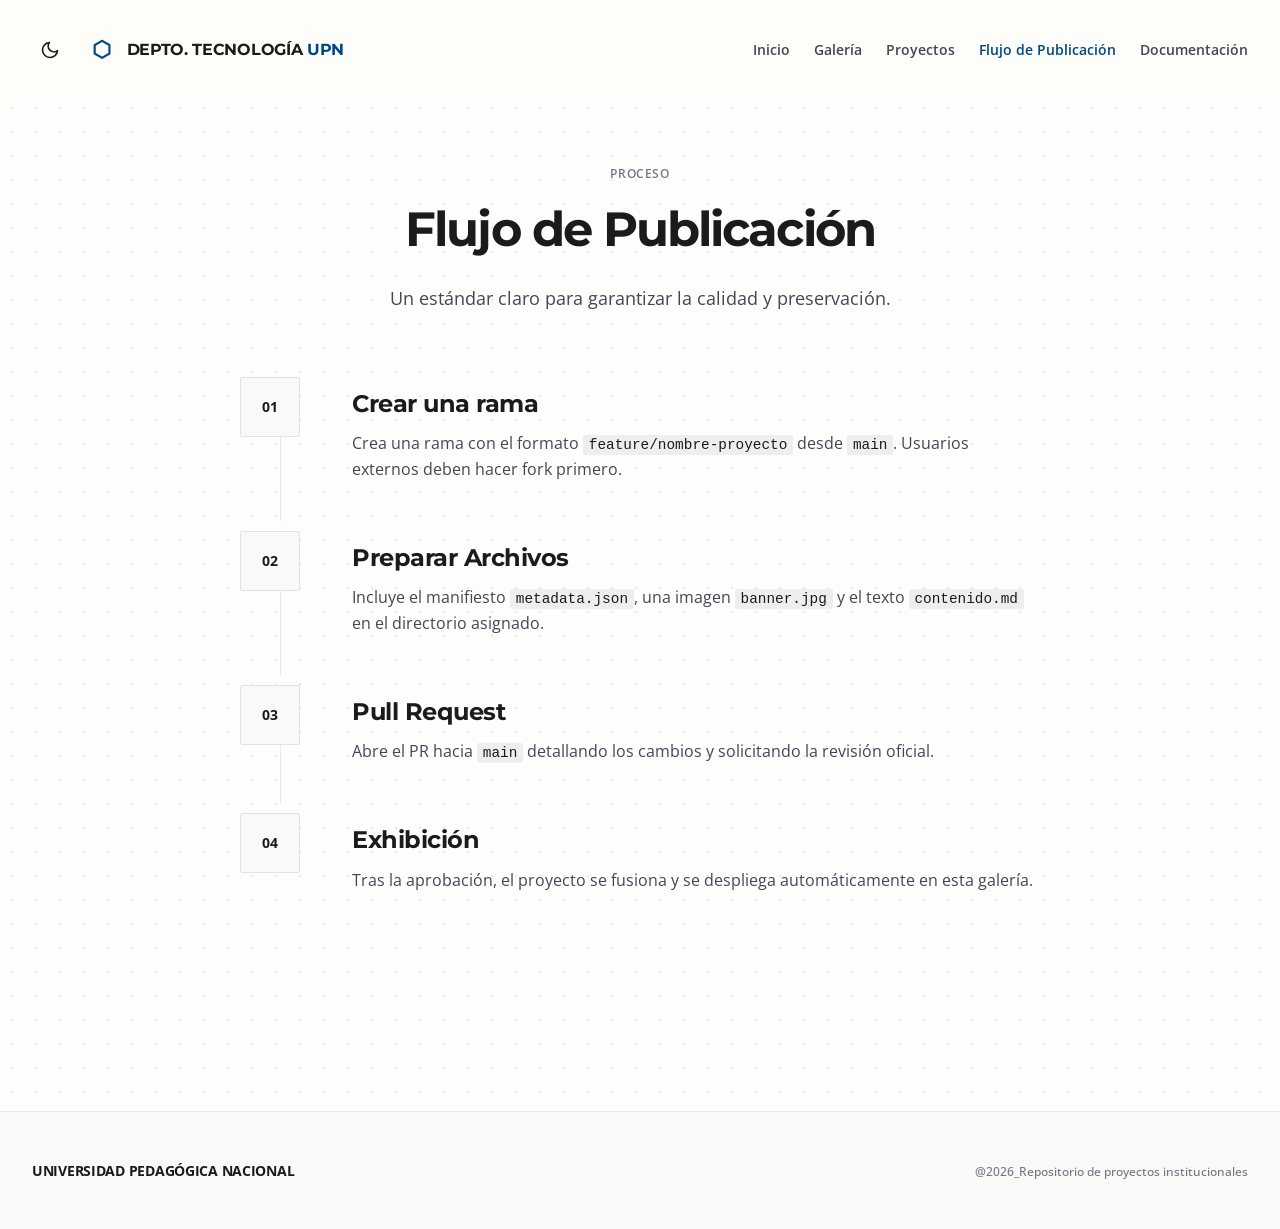
<file: flujo.html>
<!DOCTYPE html>
<html lang="es">
<head>
  <meta charset="UTF-8" />
  <meta name="viewport" content="width=device-width, initial-scale=1.0" />
  <title>Flujo de Publicación — Departamento de Tecnología UPN</title>
  <link href="https://fonts.googleapis.com/css2?family=Montserrat:wght@400;500;600;700;800&family=Open+Sans:wght@400;500;600;700&display=swap" rel="stylesheet" />
  <link rel="stylesheet" href="styles.css" />
</head>
<body>

  <!-- NAVBAR -->
  <nav class="navbar" id="navbar">
    <div class="nav-container">
      <a href="index.html" class="nav-logo">
        <span class="nav-logo-icon">⬡</span>
        <span class="nav-logo-text">Depto. Tecnología <span class="nav-logo-accent">UPN</span></span>
      </a>
      <ul class="nav-links" id="navLinks">
        <li><a href="index.html" class="nav-link">Inicio</a></li>
        <li><a href="gallery.html" class="nav-link">Galería</a></li>
        <li><a href="proyectos.html" class="nav-link">Proyectos</a></li>
        <li><a href="flujo.html" class="nav-link" style="color: var(--primary);">Flujo de Publicación</a></li>
        <li><a href="documentacion.html" class="nav-link">Documentación</a></li>
      </ul>
      <button class="nav-toggle" id="navToggle" aria-label="Abrir menú de navegación">
        <span></span><span></span><span></span>
      </button>
    </div>
  </nav>

  <!-- FLUJO DE TRABAJO -->
  <section class="section" style="padding-top: var(--space-4xl);" id="flujo">
    <div class="container">
      <div class="section-header section-header--center">
        <span class="section-tag">Proceso</span>
        <h2 class="section-title">Flujo de Publicación</h2>
        <p class="section-description">
          Un estándar claro para garantizar la calidad y preservación.
        </p>
      </div>

      <div class="steps-timeline" style="margin: 0 auto;">
        <div class="step" id="step-1">
          <div class="step-number">01</div>
          <div class="step-content">
            <h3 class="step-title">Crear una rama</h3>
            <p class="step-description">Crea una rama con el formato <code>feature/nombre-proyecto</code> desde <code>main</code>. Usuarios externos deben hacer fork primero.</p>
          </div>
        </div>
        <div class="step" id="step-2">
          <div class="step-number">02</div>
          <div class="step-content">
            <h3 class="step-title">Preparar Archivos</h3>
            <p class="step-description">Incluye el manifiesto <code>metadata.json</code>, una imagen <code>banner.jpg</code> y el texto <code>contenido.md</code> en el directorio asignado.</p>
          </div>
        </div>
        <div class="step" id="step-3">
          <div class="step-number">03</div>
          <div class="step-content">
            <h3 class="step-title">Pull Request</h3>
            <p class="step-description">Abre el PR hacia <code>main</code> detallando los cambios y solicitando la revisión oficial.</p>
          </div>
        </div>
        <div class="step" id="step-4">
          <div class="step-number">04</div>
          <div class="step-content">
            <h3 class="step-title">Exhibición</h3>
            <p class="step-description">Tras la aprobación, el proyecto se fusiona y se despliega automáticamente en esta galería.</p>
          </div>
        </div>
      </div>
    </div>
  </section>

  <!-- FOOTER -->
  <footer class="footer" style="margin-top: 50px;">
    <div class="container">
      <div class="footer-content">
        <div class="footer-brand">
          UNIVERSIDAD PEDAGÓGICA NACIONAL
        </div>
        <p class="footer-copy">
          @2026_Repositorio de proyectos institucionales
        </p>
      </div>
    </div>
  </footer>

  <script src="app.js"></script>
</body>
</html>
</file>
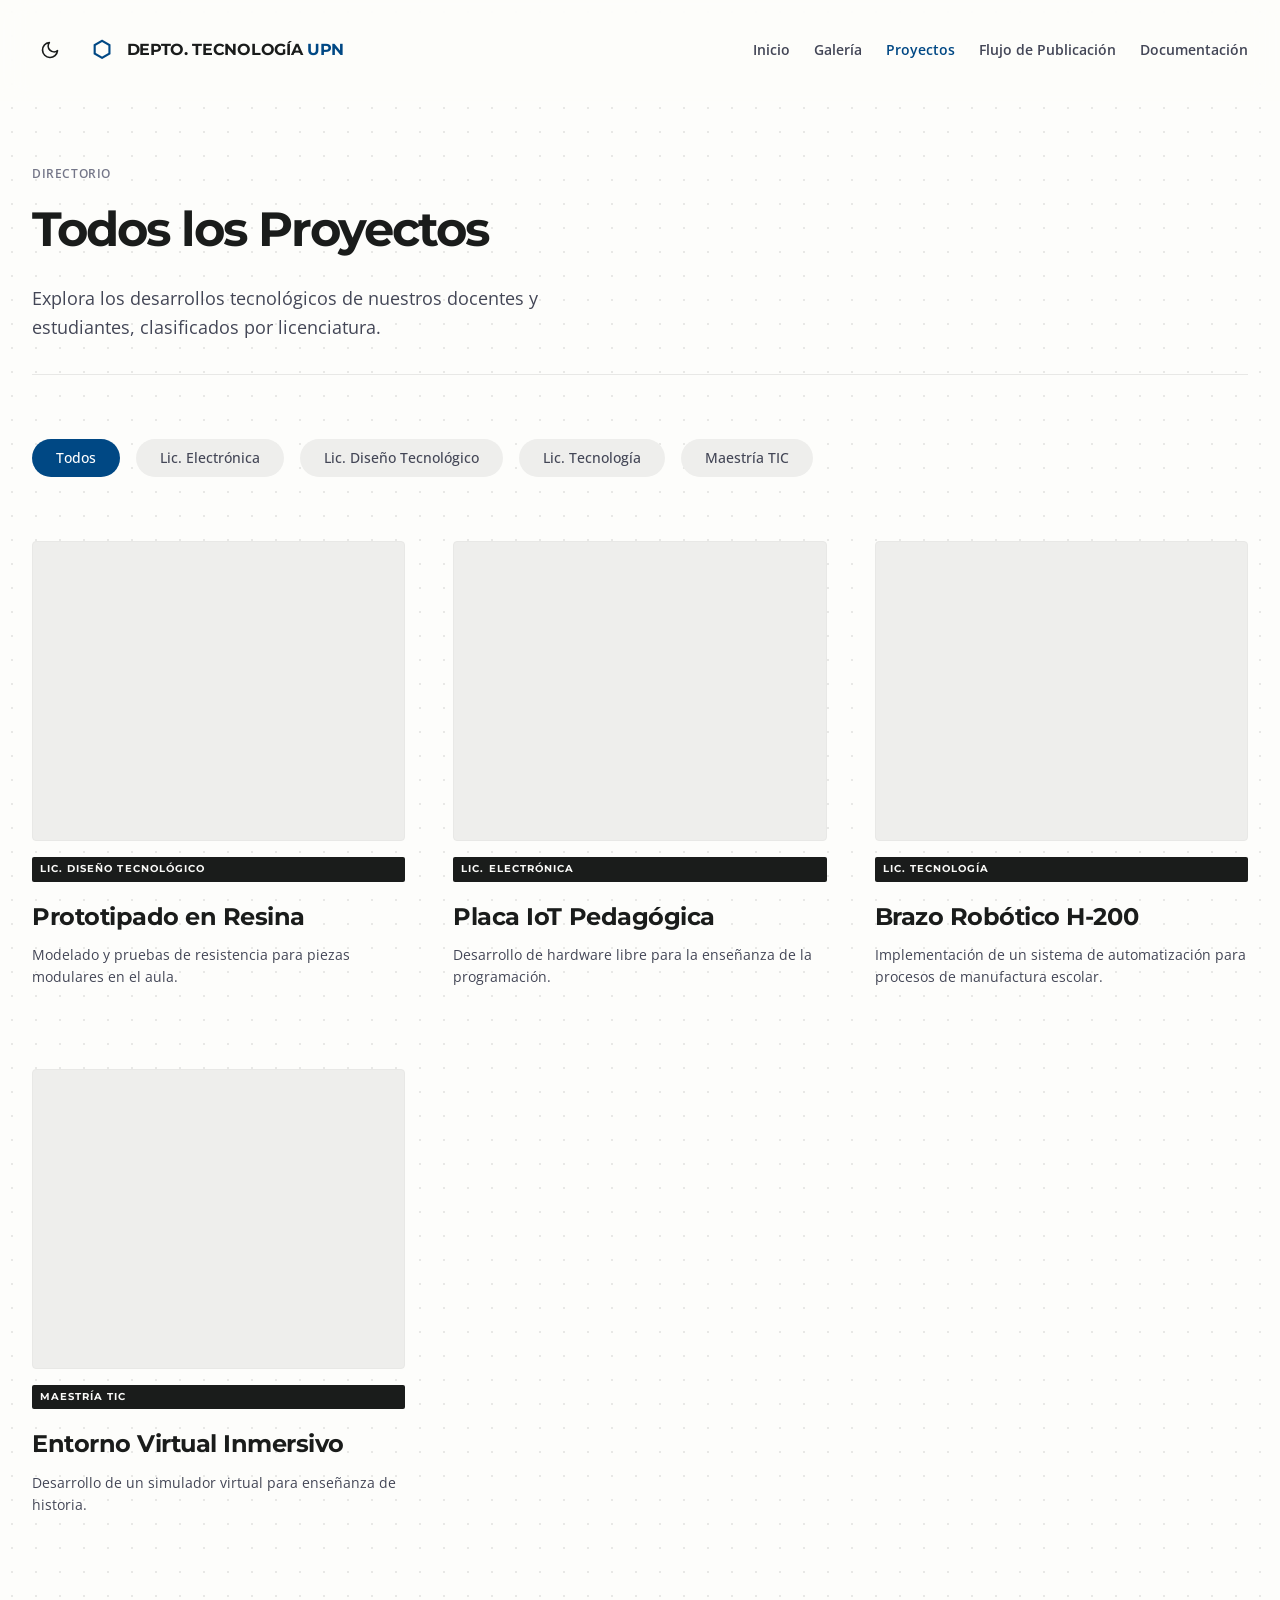
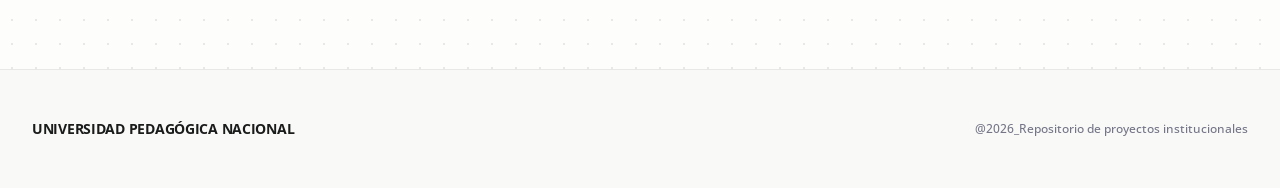
<file: proyectos.html>
<!DOCTYPE html>
<html lang="es">
<head>
  <meta charset="UTF-8" />
  <meta name="viewport" content="width=device-width, initial-scale=1.0" />
  <title>Proyectos — Departamento de Tecnología UPN</title>
  <link href="https://fonts.googleapis.com/css2?family=Montserrat:wght@400;500;600;700;800&family=Open+Sans:wght@400;500;600;700&display=swap" rel="stylesheet" />
  <link rel="stylesheet" href="styles.css" />
</head>
<body>

  <!-- NAVBAR -->
  <nav class="navbar" id="navbar">
    <div class="nav-container">
      <a href="index.html" class="nav-logo">
        <span class="nav-logo-icon">⬡</span>
        <span class="nav-logo-text">Depto. Tecnología <span class="nav-logo-accent">UPN</span></span>
      </a>
      <ul class="nav-links" id="navLinks">
        <li><a href="index.html" class="nav-link">Inicio</a></li>
        <li><a href="gallery.html" class="nav-link">Galería</a></li>
        <li><a href="proyectos.html" class="nav-link" style="color: var(--primary);">Proyectos</a></li>
        <li><a href="flujo.html" class="nav-link">Flujo de Publicación</a></li>
        <li><a href="documentacion.html" class="nav-link">Documentación</a></li>
      </ul>
      <button class="nav-toggle" id="navToggle" aria-label="Abrir menú de navegación">
        <span></span><span></span><span></span>
      </button>
    </div>
  </nav>

  <section class="section" style="padding-top: var(--space-4xl);" id="proyectos">
    <div class="container">
      <div class="section-header">
        <span class="section-tag">Directorio</span>
        <h2 class="section-title">Todos los Proyectos</h2>
        <p class="section-description">
          Explora los desarrollos tecnológicos de nuestros docentes y estudiantes, clasificados por licenciatura.
        </p>
      </div>

      <div class="projects-filters" id="projectFilters">
        <button class="filter-btn filter-btn--active" data-filter="all">Todos</button>
        <button class="filter-btn" data-filter="electronica">Lic. Electrónica</button>
        <button class="filter-btn" data-filter="diseno">Lic. Diseño Tecnológico</button>
        <button class="filter-btn" data-filter="tecnologia">Lic. Tecnología</button>
        <button class="filter-btn" data-filter="maestria">Maestría TIC</button>
      </div>

      <div class="projects-grid" id="projectsGrid">
        <!-- DUMMY PROJECTS FOR FILTERS -->
        <div class="project-card" data-category="diseno">
          <div class="project-image-box" style="background-image: url('https://images.unsplash.com/photo-1558655146-d09347e92766?auto=format&fit=crop&q=80&w=800&h=600'); background-size: cover; background-position: center;"></div>
          <span class="card-tag">Lic. Diseño Tecnológico</span>
          <h3 class="card-title">Prototipado en Resina</h3>
          <p class="card-description">Modelado y pruebas de resistencia para piezas modulares en el aula.</p>
        </div>

        <div class="project-card" data-category="electronica">
          <div class="project-image-box" style="background-image: url('https://images.unsplash.com/photo-1518770660439-4636190af475?auto=format&fit=crop&q=80&w=800&h=600'); background-size: cover; background-position: center;"></div>
          <span class="card-tag">Lic. Electrónica</span>
          <h3 class="card-title">Placa IoT Pedagógica</h3>
          <p class="card-description">Desarrollo de hardware libre para la enseñanza de la programación.</p>
        </div>

        <div class="project-card" data-category="tecnologia">
          <div class="project-image-box" style="background-image: url('https://images.unsplash.com/photo-1581091226825-a6a2a5aee158?auto=format&fit=crop&q=80&w=800&h=1200'); background-size: cover; background-position: center;"></div>
          <span class="card-tag">Lic. Tecnología</span>
          <h3 class="card-title">Brazo Robótico H-200</h3>
          <p class="card-description">Implementación de un sistema de automatización para procesos de manufactura escolar.</p>
        </div>
        
        <div class="project-card" data-category="maestria">
          <div class="project-image-box" style="background-image: url('https://images.unsplash.com/photo-1504328345606-18bbc8c9d7d1?auto=format&fit=crop&q=80&w=800&h=600'); background-size: cover; background-position: center;"></div>
          <span class="card-tag">Maestría TIC</span>
          <h3 class="card-title">Entorno Virtual Inmersivo</h3>
          <p class="card-description">Desarrollo de un simulador virtual para enseñanza de historia.</p>
        </div>
      </div>

    </div>
  </section>

  <!-- FOOTER -->
  <footer class="footer">
    <div class="container">
      <div class="footer-content">
        <div class="footer-brand">
          UNIVERSIDAD PEDAGÓGICA NACIONAL
        </div>
        <p class="footer-copy">
          @2026_Repositorio de proyectos institucionales
        </p>
      </div>
    </div>
  </footer>

  <script src="app.js"></script>
</body>
</html>
</file>
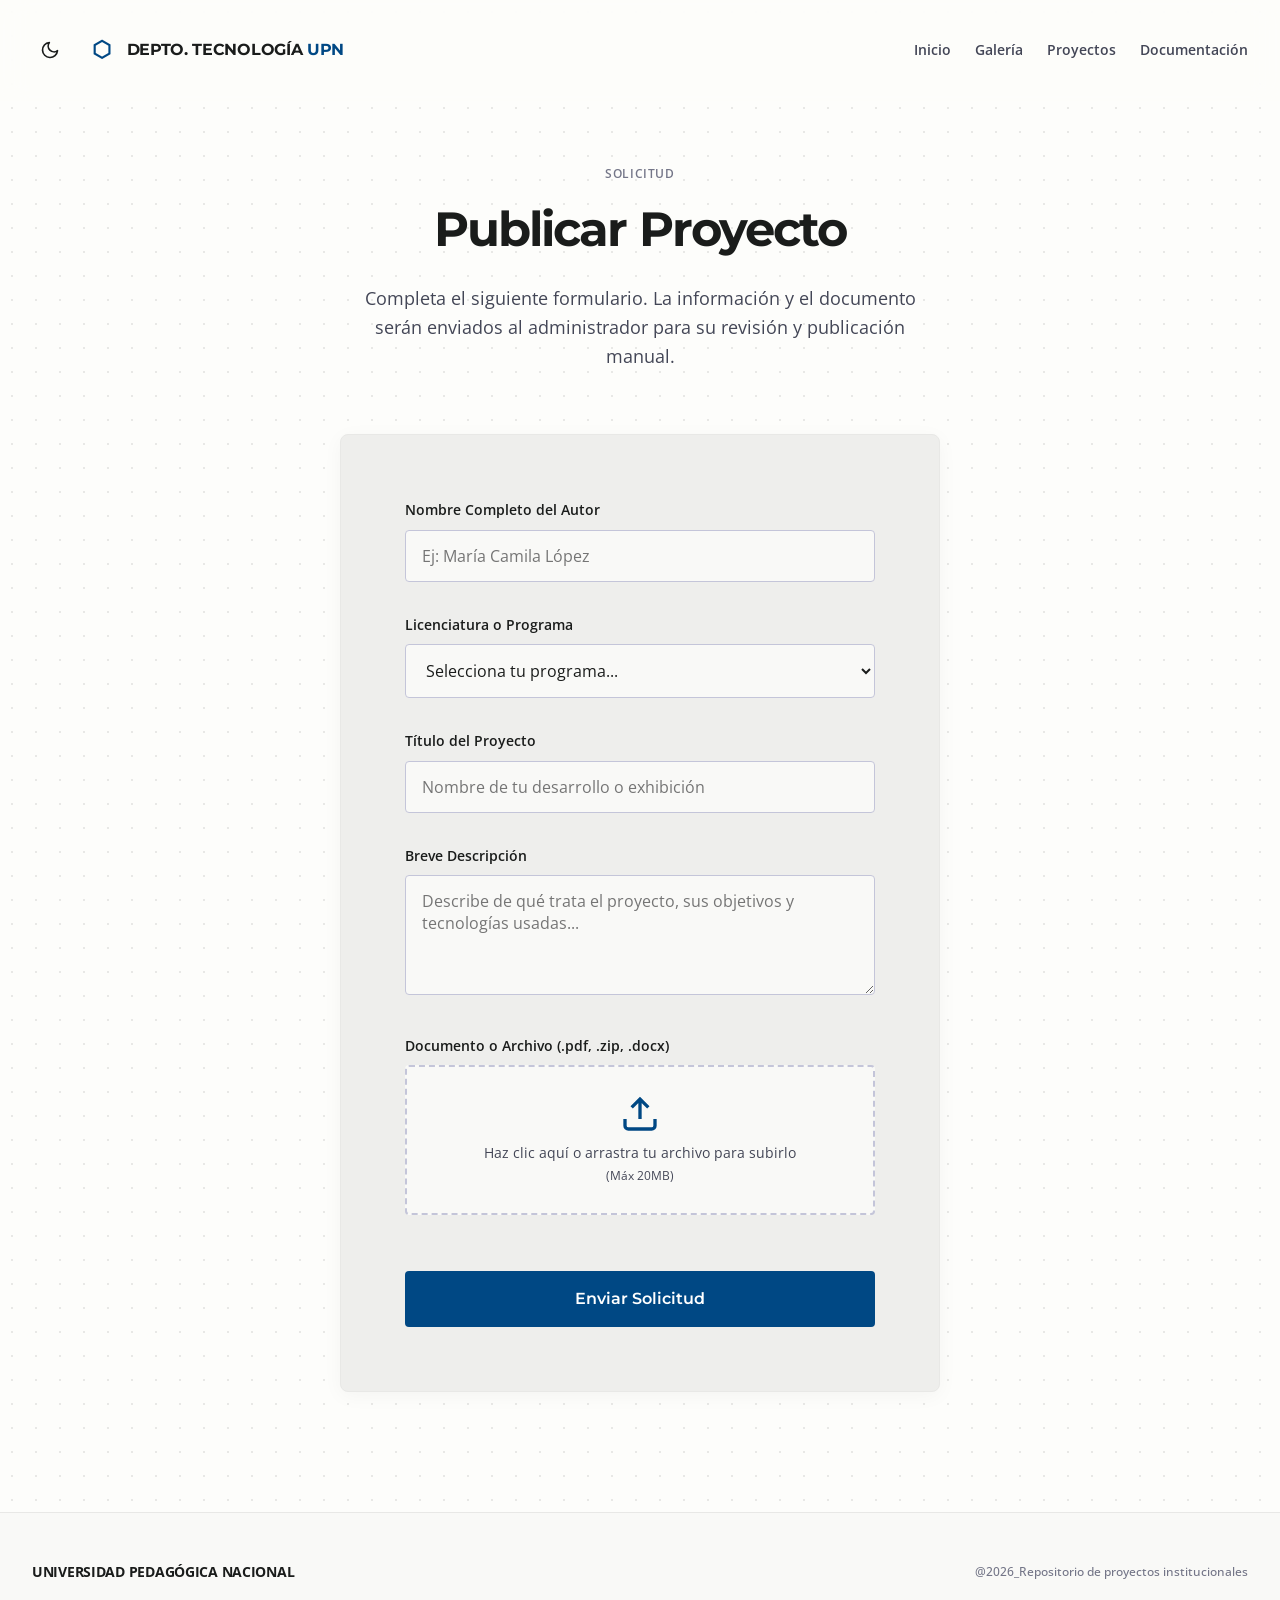
<file: publicar.html>
<!DOCTYPE html>
<html lang="es">
<head>
  <meta charset="UTF-8" />
  <meta name="viewport" content="width=device-width, initial-scale=1.0" />
  <title>Publicar Proyecto — Departamento de Tecnología UPN</title>
  <link href="https://fonts.googleapis.com/css2?family=Montserrat:wght@400;500;600;700;800&family=Open+Sans:wght@400;500;600;700&display=swap" rel="stylesheet" />
  <link rel="stylesheet" href="styles.css" />
  <style>
    .form-container {
      max-width: 600px;
      margin: 0 auto;
      background: var(--surface-container);
      padding: var(--space-2xl);
      border-radius: var(--radius-lg);
      border: 1px solid var(--surface-container-high);
      box-shadow: var(--shadow-elevation-1);
    }
    .form-group {
      margin-bottom: var(--space-lg);
    }
    .form-label {
      display: block;
      font-size: var(--font-size-sm);
      font-weight: 600;
      color: var(--on-surface);
      margin-bottom: var(--space-xs);
    }
    .form-input, .form-textarea, .form-select {
      width: 100%;
      padding: 0.875rem 1rem;
      border: 1px solid var(--outline-variant);
      border-radius: var(--radius-md);
      background: var(--surface);
      color: var(--on-surface);
      font-family: var(--font-family-body);
      font-size: var(--font-size-base);
      transition: var(--transition-fast);
    }
    .form-input:focus, .form-textarea:focus, .form-select:focus {
      outline: none;
      border-color: var(--primary);
      box-shadow: 0 0 0 3px rgba(0, 72, 132, 0.1);
    }
    .form-textarea {
      resize: vertical;
      min-height: 120px;
    }
    .file-upload-wrapper {
      position: relative;
      width: 100%;
      height: 150px;
      border: 2px dashed var(--outline-variant);
      border-radius: var(--radius-md);
      display: flex;
      flex-direction: column;
      align-items: center;
      justify-content: center;
      background: var(--surface);
      cursor: pointer;
      transition: var(--transition-fast);
    }
    .file-upload-wrapper:hover {
      border-color: var(--primary);
      background: var(--surface-container-low);
    }
    .file-upload-input {
      position: absolute;
      width: 100%;
      height: 100%;
      opacity: 0;
      cursor: pointer;
    }
    .file-upload-text {
      font-size: var(--font-size-sm);
      color: var(--on-surface-variant);
      margin-top: var(--space-xs);
      text-align: center;
    }
    .file-upload-icon {
      color: var(--primary);
    }
    .form-submit-btn {
      width: 100%;
      margin-top: var(--space-md);
    }
  </style>
</head>
<body>

  <!-- NAVBAR -->
  <nav class="navbar" id="navbar">
    <div class="nav-container">
      <a href="index.html" class="nav-logo">
        <span class="nav-logo-icon">⬡</span>
        <span class="nav-logo-text">Depto. Tecnología <span class="nav-logo-accent">UPN</span></span>
      </a>
      <ul class="nav-links" id="navLinks">
        <li><a href="index.html" class="nav-link">Inicio</a></li>
        <li><a href="gallery.html" class="nav-link">Galería</a></li>
        <li><a href="proyectos.html" class="nav-link">Proyectos</a></li>
        <li><a href="documentacion.html" class="nav-link">Documentación</a></li>
      </ul>
      <button class="nav-toggle" id="navToggle" aria-label="Abrir menú de navegación">
        <span></span><span></span><span></span>
      </button>
    </div>
  </nav>

  <section class="section" style="padding-top: var(--space-4xl);">
    <div class="container">
      <div class="section-header section-header--center">
        <span class="section-tag">Solicitud</span>
        <h2 class="section-title">Publicar Proyecto</h2>
        <p class="section-description">
          Completa el siguiente formulario. La información y el documento serán enviados al administrador para su revisión y publicación manual.
        </p>
      </div>

      <div class="form-container">
        <!-- FormSubmit connection to jjpenac@upn.edu.co -->
        <form action="https://formsubmit.co/jjpenac@upn.edu.co" method="POST" enctype="multipart/form-data">
          
          <!-- Hidden configurations for FormSubmit -->
          <input type="hidden" name="_subject" value="Nueva Solicitud de Publicación - Repositorio UPN">
          <input type="hidden" name="_next" value="https://zafirmen.github.io/repositorio-upn/index.html">
          <input type="hidden" name="_template" value="table">

          <div class="form-group">
            <label class="form-label" for="nombre">Nombre Completo del Autor</label>
            <input type="text" id="nombre" name="Autor" class="form-input" required placeholder="Ej: María Camila López">
          </div>

          <div class="form-group">
            <label class="form-label" for="licenciatura">Licenciatura o Programa</label>
            <select id="licenciatura" name="Programa" class="form-select" required>
              <option value="" disabled selected>Selecciona tu programa...</option>
              <option value="Lic. Electrónica">Licenciatura en Electrónica</option>
              <option value="Lic. Diseño Tecnológico">Licenciatura en Diseño Tecnológico</option>
              <option value="Lic. Tecnología">Licenciatura en Tecnología</option>
              <option value="Maestría TIC">Maestría en TIC Aplicadas</option>
            </select>
          </div>

          <div class="form-group">
            <label class="form-label" for="titulo">Título del Proyecto</label>
            <input type="text" id="titulo" name="Titulo_Proyecto" class="form-input" required placeholder="Nombre de tu desarrollo o exhibición">
          </div>

          <div class="form-group">
            <label class="form-label" for="descripcion">Breve Descripción</label>
            <textarea id="descripcion" name="Descripcion" class="form-textarea" required placeholder="Describe de qué trata el proyecto, sus objetivos y tecnologías usadas..."></textarea>
          </div>

          <div class="form-group">
            <label class="form-label">Documento o Archivo (.pdf, .zip, .docx)</label>
            <div class="file-upload-wrapper">
              <input type="file" id="archivo" name="Archivo_Adjunto" class="file-upload-input" required>
              <svg class="file-upload-icon" viewBox="0 0 24 24" fill="none" stroke="currentColor" stroke-width="2" width="40" height="40">
                <path d="M21 15v4a2 2 0 01-2 2H5a2 2 0 01-2-2v-4M17 8l-5-5-5 5M12 3v12"/>
              </svg>
              <p class="file-upload-text" id="fileNameText">Haz clic aquí o arrastra tu archivo para subirlo<br><small>(Máx 20MB)</small></p>
            </div>
          </div>

          <button type="submit" class="btn btn--primary form-submit-btn">
            Enviar Solicitud
          </button>
        </form>
      </div>
    </div>
  </section>

  <!-- FOOTER -->
  <footer class="footer">
    <div class="container">
      <div class="footer-content">
        <div class="footer-brand">
          UNIVERSIDAD PEDAGÓGICA NACIONAL
        </div>
        <p class="footer-copy">
          @2026_Repositorio de proyectos institucionales
        </p>
      </div>
    </div>
  </footer>

  <script src="app.js"></script>
  <script>
    // Mostrar nombre del archivo seleccionado
    const fileInput = document.getElementById('archivo');
    const fileNameText = document.getElementById('fileNameText');

    fileInput.addEventListener('change', function(e) {
      if (e.target.files.length > 0) {
        fileNameText.innerHTML = `<strong>Archivo seleccionado:</strong><br>${e.target.files[0].name}`;
        fileNameText.style.color = "var(--primary)";
      }
    });
  </script>
</body>
</html>
</file>
<file: styles.css>
/* ═══════════════════════════════════════════
   DESIGN TOKENS — Institucional Minimalista (UPN + Lumina)
   ═══════════════════════════════════════════ */
@import url('https://fonts.googleapis.com/css2?family=Montserrat:wght@400;500;600;700;800&family=Open+Sans:wght@400;500;600;700&display=swap');

:root {
  /* Colors - UPN Institutional */
  --surface: #f9f9f7;
  --surface-dim: #dadad8;
  --surface-bright: #f9f9f7;
  --surface-container-lowest: #ffffff;
  --surface-container-low: #f4f4f2;
  --surface-container: #eeeeec;
  --surface-container-high: #e8e8e6;
  --surface-container-highest: #e2e3e1;
  --on-surface: #1a1c1b;
  --on-surface-variant: #434656;
  --inverse-surface: #003366; /* Azul Marino */
  --inverse-on-surface: #f1f1ef;
  
  --outline: #747688;
  --outline-variant: #c4c5d9;
  
  --primary: #004884; /* Azul UPN */
  --on-primary: #ffffff;
  --primary-container: #003366; /* Hover Azul Marino */
  --on-primary-container: #ffffff;
  
  --secondary: #FFB81C; /* Amarillo/Naranja UPN */
  --on-secondary: #1a1c1b;
  --secondary-container: #ffc445;
  --on-secondary-container: #1a1c1b;
  
  --tertiary: #006058;
  --on-tertiary: #ffffff;
  --tertiary-container: #007b71;
  --on-tertiary-container: #b2fff3;
  
  --background: #fdfdfb;
  --on-background: #1a1c1b;

  /* Spacing */
  --space-xs: 0.5rem;   /* 8px */
  --space-sm: 1rem;     /* 16px */
  --space-md: 1.5rem;   /* 24px */
  --space-lg: 2rem;     /* 32px */
  --space-xl: 3rem;     /* 48px */
  --space-2xl: 4rem;    /* 64px */
  --space-3xl: 7.5rem;  /* 120px */
  --space-4xl: 10rem;   /* 160px */

  /* Typography - UPN */
  --font-family-heading: 'Montserrat', sans-serif;
  --font-family-body: 'Open Sans', sans-serif;
  --font-size-xs: 0.75rem;
  --font-size-sm: 0.875rem;
  --font-size-base: 1rem;
  --font-size-lg: 1.125rem;
  --font-size-xl: 1.5rem;
  --font-size-2xl: 2rem;
  --font-size-3xl: 2.5rem;
  --font-size-4xl: 3rem;
  --font-size-5xl: 4rem;

  /* Radius */
  --radius-sm: 0.125rem;
  --radius-md: 0.25rem;
  --radius-lg: 0.5rem;
  --radius-xl: 0.75rem;
  --radius-full: 9999px;

  /* Transitions */
  --transition-fast: 150ms cubic-bezier(0.16, 1, 0.3, 1);
  --transition-base: 300ms cubic-bezier(0.16, 1, 0.3, 1);
  --transition-slow: 500ms cubic-bezier(0.16, 1, 0.3, 1);
  
  /* Shadows (Soft-Depth) */
  --shadow-elevation-1: 0px 4px 20px rgba(0,0,0,0.04);
  --shadow-elevation-2: 0px 12px 40px rgba(0,0,0,0.08);
}

/* ═══════════════════ DARK MODE (Obsidian Vibe) ═══════════════════ */
[data-theme="dark"] {
  --background: #1e1e1e;
  --surface: #252525;
  --surface-dim: #1a1a1a;
  --surface-bright: #2d2d2d;
  --surface-container-lowest: #121212;
  --surface-container-low: #1e1e1e;
  --surface-container: #252525;
  --surface-container-high: #2d2d2d;
  --surface-container-highest: #3b3b3b;
  --on-surface: #e3e3e3;
  --on-surface-variant: #a3a3a3;
  --inverse-surface: #e3e3e3;
  --inverse-on-surface: #1e1e1e;
  
  --outline: #555555;
  --outline-variant: #333333;
  
  --primary: #7b61ff; /* Obsidian purple-ish accent */
  --on-primary: #ffffff;
  --primary-container: #5a45b8;
  --on-primary-container: #ffffff;
  
  --secondary: #e2b022;
  --on-secondary: #1e1e1e;
  --secondary-container: #c49615;
  --on-secondary-container: #ffffff;

  --shadow-elevation-1: 0px 4px 20px rgba(0,0,0,0.2);
  --shadow-elevation-2: 0px 12px 40px rgba(0,0,0,0.4);
}

/* ═══════════════════ RESET ═══════════════════ */
*, *::before, *::after { box-sizing: border-box; margin: 0; padding: 0; }

html {
  scroll-behavior: smooth;
  -webkit-font-smoothing: antialiased;
}

body {
  font-family: var(--font-family-body);
  background: var(--background);
  color: var(--on-background);
  line-height: 1.6;
  overflow-x: hidden;
  /* Subtle Dot Grid Background */
  background-image: radial-gradient(var(--surface-container-high) 1px, transparent 1px);
  background-size: 24px 24px;
}

h1, h2, h3, h4, h5, h6, .nav-logo, .btn, .card-tag, .hero-stat-number, .hero-badge {
  font-family: var(--font-family-heading);
}

a { color: inherit; text-decoration: none; }
img { max-width: 100%; display: block; border-radius: var(--radius-md); }
button { cursor: pointer; border: none; background: none; font: inherit; color: inherit; }
code { background: var(--surface-container); padding: 0.15em 0.4em; border-radius: var(--radius-sm); font-size: 0.9em; color: var(--on-surface); }

.container { max-width: 1280px; margin: 0 auto; padding: 0 var(--space-lg); }

/* ═══════════════════ NAVBAR ═══════════════════ */
.navbar {
  position: fixed; top: 0; left: 0; right: 0; z-index: 100;
  padding: var(--space-lg) 0;
  background: rgba(253, 253, 251, 0.8);
  backdrop-filter: blur(12px);
  border-bottom: 1px solid transparent;
  transition: var(--transition-base);
}
.navbar.scrolled {
  padding: var(--space-sm) 0;
  border-bottom-color: var(--surface-container-high);
  background: rgba(253, 253, 251, 0.95);
}
.nav-container {
  max-width: 1280px; margin: 0 auto;
  padding: 0 var(--space-lg);
  display: flex; align-items: center; justify-content: space-between;
}
.nav-logo { display: flex; align-items: center; gap: var(--space-sm); font-weight: 700; font-size: var(--font-size-base); text-transform: uppercase; letter-spacing: -0.02em; }
.nav-logo-icon { font-size: 1.4rem; color: var(--primary); }
.nav-logo-accent { color: var(--primary); }

.nav-links { display: flex; align-items: center; gap: var(--space-md); list-style: none; }
.nav-link {
  font-size: var(--font-size-sm); font-weight: 600;
  color: var(--on-surface-variant); 
  position: relative;
  transition: var(--transition-fast);
  padding: var(--space-xs) 0;
}
.nav-link::after {
  content: ''; position: absolute; bottom: 0; left: 0; width: 100%; height: 2px;
  background: var(--primary); transform: scaleX(0); transform-origin: right;
  transition: transform var(--transition-base);
}
.nav-link:hover { color: var(--primary); }
.nav-link:hover::after { transform: scaleX(1); transform-origin: left; }

.nav-link--cta {
  background: var(--primary); color: var(--on-primary) !important;
  padding: var(--space-xs) var(--space-sm);
  border-radius: var(--radius-sm);
  display: flex; align-items: center; gap: var(--space-xs);
}
.nav-link--cta::after { display: none; }
.nav-link--cta:hover { background: var(--primary-container); color: var(--on-primary-container) !important; transform: translateY(-1px); }
.nav-github-icon { flex-shrink: 0; }

.nav-toggle { display: none; flex-direction: column; gap: 5px; padding: var(--space-sm); }
.nav-toggle span { display: block; width: 22px; height: 2px; background: var(--on-surface); transition: var(--transition-fast); }
.nav-toggle.open span:nth-child(1) { transform: translateY(7px) rotate(45deg); }
.nav-toggle.open span:nth-child(2) { opacity: 0; }
.nav-toggle.open span:nth-child(3) { transform: translateY(-7px) rotate(-45deg); }

/* ═══════════════════ HERO ═══════════════════ */
.hero {
  position: relative; min-height: 90vh;
  display: flex; align-items: center; justify-content: center;
  padding: var(--space-4xl) var(--space-lg);
}

.hero-content { position: relative; text-align: center; max-width: 800px; z-index: 2; }

.hero-badge {
  display: inline-flex; align-items: center; gap: var(--space-xs);
  padding: var(--space-xs) var(--space-sm);
  background: var(--surface-container); 
  border: 1px solid var(--surface-container-high);
  border-radius: var(--radius-full);
  font-size: var(--font-size-xs); font-weight: 600; color: var(--on-surface-variant);
  letter-spacing: 0.05em; text-transform: uppercase;
  margin-bottom: var(--space-lg);
  animation: fadeInUp 0.8s cubic-bezier(0.16, 1, 0.3, 1);
}
.hero-badge-dot {
  width: 6px; height: 6px; border-radius: 50%;
  background: var(--primary);
}

.hero-title {
  font-size: var(--font-size-5xl); font-weight: 700;
  line-height: 1.1; letter-spacing: -0.04em;
  margin-bottom: var(--space-md);
  color: var(--on-surface);
  animation: fadeInUp 0.8s cubic-bezier(0.16, 1, 0.3, 1) 0.1s both;
}
.hero-title-accent {
  color: var(--primary);
}
.hero-subtitle {
  font-size: var(--font-size-xl); color: var(--on-surface-variant); font-weight: 500;
  letter-spacing: -0.02em;
  margin-bottom: var(--space-lg);
  animation: fadeInUp 0.8s cubic-bezier(0.16, 1, 0.3, 1) 0.2s both;
}
.hero-description {
  font-size: var(--font-size-lg); color: var(--on-surface-variant);
  max-width: 600px; margin: 0 auto var(--space-2xl);
  line-height: 1.6;
  animation: fadeInUp 0.8s cubic-bezier(0.16, 1, 0.3, 1) 0.3s both;
}
.hero-actions {
  display: flex; gap: var(--space-md); justify-content: center; flex-wrap: wrap;
  margin-bottom: var(--space-3xl);
  animation: fadeInUp 0.8s cubic-bezier(0.16, 1, 0.3, 1) 0.4s both;
}
.hero-stats {
  display: flex; justify-content: center; gap: var(--space-2xl);
  animation: fadeInUp 0.8s cubic-bezier(0.16, 1, 0.3, 1) 0.5s both;
}
.hero-stat { text-align: center; }
.hero-stat-number {
  display: block; font-size: var(--font-size-4xl); font-weight: 700; letter-spacing: -0.04em;
  color: var(--on-surface);
  line-height: 1;
}
.hero-stat-label { font-size: var(--font-size-xs); color: var(--outline); font-weight: 600; text-transform: uppercase; letter-spacing: 0.05em; margin-top: var(--space-xs); display: block; }

@keyframes fadeInUp {
  from { opacity: 0; transform: translateY(30px); }
  to { opacity: 1; transform: translateY(0); }
}

/* Theme Toggle Button */
.theme-toggle {
  background: transparent;
  border: none;
  cursor: pointer;
  color: var(--on-surface);
  display: flex;
  align-items: center;
  justify-content: center;
  padding: var(--space-xs);
  border-radius: var(--radius-full);
  transition: var(--transition-fast);
  margin-right: var(--space-md);
}

.theme-toggle:hover {
  background: var(--surface-container-high);
}

/* ═══════════════════ BUTTONS ═══════════════════ */
.btn {
  display: inline-flex; align-items: center; justify-content: center; gap: var(--space-xs);
  padding: 0.875rem 2rem;
  font-size: var(--font-size-base); font-weight: 600;
  border-radius: var(--radius-md);
  transition: var(--transition-base);
  border: 1px solid transparent;
}
.btn--primary {
  background: var(--primary); color: var(--on-primary);
}
.btn--primary:hover {
  background: var(--primary-container); color: var(--on-primary-container);
  transform: translateY(-2px);
  box-shadow: var(--shadow-elevation-2);
}
.btn--outline {
  border-color: var(--outline-variant); color: var(--on-surface);
  background: transparent;
}
.btn--outline:hover { 
  border-color: var(--secondary); background: var(--secondary); color: var(--on-secondary);
  transform: translateY(-2px);
}
.btn--sm { padding: 0.5rem 1.25rem; font-size: var(--font-size-sm); }
.btn--full { width: 100%; }

/* ═══════════════════ SECTIONS ═══════════════════ */
.section { padding: var(--space-3xl) 0; }
.section--alt { background: var(--surface); }

.section-header { text-align: left; margin-bottom: var(--space-2xl); border-bottom: 1px solid var(--surface-container-high); padding-bottom: var(--space-lg); }
.section-header--center { text-align: center; border-bottom: none; padding-bottom: 0; }

.section-tag {
  display: inline-block;
  font-size: var(--font-size-xs); font-weight: 600; text-transform: uppercase;
  letter-spacing: 0.05em; color: var(--outline);
  margin-bottom: var(--space-xs);
}
.section-title {
  font-size: var(--font-size-4xl); font-weight: 700;
  letter-spacing: -0.04em; color: var(--on-surface);
}
.section-description { font-size: var(--font-size-lg); color: var(--on-surface-variant); max-width: 600px; margin-top: var(--space-sm); }
.section-header--center .section-description { margin: var(--space-sm) auto 0; }

/* ═══════════════════ CARDS (Licenciaturas & Proyectos) ═══════════════════ */
.cards-grid { display: grid; grid-template-columns: repeat(auto-fit, minmax(320px, 1fr)); gap: var(--space-xl); }

.card {
  background: transparent;
  transition: var(--transition-base);
  position: relative; 
  display: flex; flex-direction: column;
}
.card-content { padding: var(--space-md) 0; }

.card-icon-wrapper {
  width: 100%; height: 240px;
  display: flex; align-items: center; justify-content: center;
  background: var(--surface-container);
  border-radius: var(--radius-lg);
  margin-bottom: var(--space-sm);
  color: var(--on-surface-variant);
  transition: var(--transition-base);
  border: 1px solid var(--surface-container-highest);
}

.card:hover .card-icon-wrapper {
  background: var(--surface-container-high);
  transform: translateY(-4px);
  box-shadow: var(--shadow-elevation-2);
}

.card-tag {
  display: inline-block;
  background: var(--on-surface); color: var(--surface);
  font-size: 0.65rem; font-weight: 700; text-transform: uppercase; letter-spacing: 0.1em;
  padding: 0.25rem 0.5rem;
  border-radius: var(--radius-sm);
  margin-bottom: var(--space-sm);
}

.card-title { font-size: var(--font-size-xl); font-weight: 700; letter-spacing: -0.02em; color: var(--on-surface); margin-bottom: var(--space-xs); }
.card-description { font-size: var(--font-size-sm); color: var(--on-surface-variant); line-height: 1.6; margin-bottom: var(--space-lg); flex-grow: 1; }

.card-footer { display: flex; align-items: center; justify-content: space-between; padding-top: var(--space-sm); border-top: 1px solid var(--surface-container-high); }
.card-count { font-size: var(--font-size-xs); font-weight: 600; color: var(--outline); text-transform: uppercase; letter-spacing: 0.05em; }
.card-link {
  display: flex; align-items: center; gap: var(--space-xs);
  font-size: var(--font-size-sm); font-weight: 600; color: var(--primary);
  transition: var(--transition-fast);
}
.card-link:hover { gap: var(--space-sm); }

/* ═══════════════════ PROJECTS GALLERY ═══════════════════ */
.projects-filters { display: flex; gap: var(--space-sm); flex-wrap: wrap; margin-bottom: var(--space-2xl); }
.filter-btn {
  padding: var(--space-xs) var(--space-md);
  font-size: var(--font-size-sm); font-weight: 500;
  border-radius: var(--radius-full);
  color: var(--on-surface-variant); background: var(--surface-container);
  transition: var(--transition-fast);
}
.filter-btn:hover { background: var(--surface-container-high); color: var(--on-surface); }
.filter-btn--active { background: var(--primary); color: var(--on-primary); }

.projects-grid { display: grid; grid-template-columns: repeat(auto-fill, minmax(320px, 1fr)); gap: var(--space-xl); }

.project-card {
  display: flex; flex-direction: column; cursor: pointer;
}
.project-image-box {
  background: var(--surface-container);
  height: 300px;
  border-radius: var(--radius-md);
  margin-bottom: var(--space-sm);
  display: flex; align-items: center; justify-content: center;
  color: var(--outline-variant);
  font-size: var(--font-size-xs);
  transition: var(--transition-base);
  border: 1px solid var(--surface-container-high);
}
.project-card:hover .project-image-box {
  box-shadow: var(--shadow-elevation-2);
  transform: translateY(-4px);
}

.projects-empty { text-align: center; padding: var(--space-3xl) 0; grid-column: 1 / -1; }
.empty-icon { color: var(--outline-variant); margin: 0 auto var(--space-md); }
.empty-title { font-size: var(--font-size-2xl); font-weight: 700; letter-spacing: -0.02em; margin-bottom: var(--space-xs); }
.empty-description { font-size: var(--font-size-base); color: var(--on-surface-variant); max-width: 400px; margin: 0 auto var(--space-lg); }

/* ═══════════════════ DOCS / GUIDES ═══════════════════ */
.docs-list { display: flex; flex-direction: column; gap: var(--space-md); }

.doc-row {
  display: grid; grid-template-columns: 60px 1fr auto; align-items: center; gap: var(--space-lg);
  padding: var(--space-md);
  background: transparent;
  border: 1px solid transparent;
  border-bottom: 1px solid var(--surface-container-high);
  transition: var(--transition-base);
  border-radius: var(--radius-md);
}
.doc-row:hover {
  background: var(--surface);
  border-color: var(--surface-container-high);
  transform: translateX(4px);
}

.doc-row-icon {
  width: 48px; height: 48px;
  display: flex; align-items: center; justify-content: center;
  background: var(--surface-container); border-radius: var(--radius-sm);
  color: var(--primary);
}
.doc-row-title { font-size: var(--font-size-lg); font-weight: 600; color: var(--on-surface); margin-bottom: 4px; }
.doc-row-description { font-size: var(--font-size-sm); color: var(--on-surface-variant); }
.doc-row-action { font-size: var(--font-size-sm); font-weight: 600; color: var(--outline); transition: var(--transition-fast); }
.doc-row:hover .doc-row-action { color: var(--primary); }

/* ═══════════════════ STEPS ═══════════════════ */
.steps-timeline { max-width: 800px; }

.step {
  display: grid; grid-template-columns: 80px 1fr; gap: var(--space-lg);
  padding-bottom: var(--space-xl);
  position: relative; opacity: 0; transform: translateY(20px);
  animation: stepReveal 0.6s cubic-bezier(0.16, 1, 0.3, 1) forwards;
}
.step:not(:last-child)::after {
  content: ''; position: absolute; left: 40px; top: 60px; bottom: 10px; width: 1px;
  background: var(--surface-container-high);
}
.step:nth-child(1) { animation-delay: 0.1s; }
.step:nth-child(2) { animation-delay: 0.2s; }
.step:nth-child(3) { animation-delay: 0.3s; }
.step:nth-child(4) { animation-delay: 0.4s; }

@keyframes stepReveal {
  to { opacity: 1; transform: translateY(0); }
}

.step-number {
  width: 60px; height: 60px;
  display: flex; align-items: center; justify-content: center;
  background: var(--surface);
  border: 1px solid var(--surface-container-highest);
  border-radius: var(--radius-sm);
  font-size: var(--font-size-sm); font-weight: 700; color: var(--on-surface);
  z-index: 1;
}
.step-content { padding-top: var(--space-xs); }
.step-title { font-size: var(--font-size-xl); font-weight: 700; letter-spacing: -0.02em; margin-bottom: var(--space-xs); }
.step-description { font-size: var(--font-size-base); color: var(--on-surface-variant); line-height: 1.6; }

/* ═══════════════════ CONTACT ═══════════════════ */
.contact-grid { display: grid; grid-template-columns: 1fr 1fr; gap: var(--space-4xl); align-items: start; }
.contact-channels { display: flex; flex-direction: column; gap: var(--space-lg); margin-top: var(--space-xl); }
.contact-channel { display: flex; align-items: flex-start; gap: var(--space-md); }
.contact-channel-icon {
  color: var(--primary); margin-top: 4px;
}
.contact-channel-title { font-size: var(--font-size-base); font-weight: 600; margin-bottom: 2px; }
.contact-channel-value { font-size: var(--font-size-sm); color: var(--on-surface-variant); }

.contact-cta-card {
  background: var(--surface);
  border: 1px solid var(--surface-container-high);
  border-radius: var(--radius-lg); padding: var(--space-2xl);
}
.contact-cta-title { font-size: var(--font-size-2xl); font-weight: 700; letter-spacing: -0.02em; margin-bottom: var(--space-sm); }
.contact-cta-description { font-size: var(--font-size-base); color: var(--on-surface-variant); margin-bottom: var(--space-xl); }

/* ═══════════════════ FOOTER ═══════════════════ */
.footer {
  padding: var(--space-xl) 0;
  border-top: 1px solid var(--surface-container-high);
  background: var(--surface);
}
.footer-content { display: flex; align-items: center; justify-content: space-between; flex-wrap: wrap; gap: var(--space-md); }
.footer-brand { display: flex; align-items: center; gap: var(--space-sm); font-weight: 700; font-size: var(--font-size-sm); text-transform: uppercase; letter-spacing: -0.02em; }
.footer-copy { font-size: var(--font-size-xs); color: var(--outline); font-weight: 500; }

/* ═══════════════════ RESPONSIVE ═══════════════════ */
@media (max-width: 768px) {
  .hero-title { font-size: var(--font-size-4xl); }
  .section-title { font-size: var(--font-size-3xl); }
  .hero-stats { gap: var(--space-lg); flex-direction: column; }
  .contact-grid { grid-template-columns: 1fr; gap: var(--space-2xl); }

  .nav-links {
    position: fixed;
    top: -100vh;
    left: 0; right: 0; height: 100vh;
    background: rgba(253, 253, 251, 0.98);
    backdrop-filter: blur(10px);
    flex-direction: column;
    align-items: center; justify-content: center;
    gap: var(--space-lg);
    transition: top 0.4s cubic-bezier(0.16, 1, 0.3, 1);
    z-index: 100;
  }
  .nav-links.open { top: 0; }
  .nav-toggle { display: flex; z-index: 101; position: relative; }
  
  .step { grid-template-columns: 60px 1fr; gap: var(--space-sm); }
  .step:not(:last-child)::after { left: 30px; }
  .step-number { width: 50px; height: 50px; }
}
</file>
<file: frontend/styles.css>
/* ═══════════════════════════════════════════
   DESIGN TOKENS — Institucional Minimalista (UPN + Lumina)
   ═══════════════════════════════════════════ */
@import url('https://fonts.googleapis.com/css2?family=Montserrat:wght@400;500;600;700;800&family=Open+Sans:wght@400;500;600;700&display=swap');

:root {
  /* Colors - UPN Institutional */
  --surface: #f9f9f7;
  --surface-dim: #dadad8;
  --surface-bright: #f9f9f7;
  --surface-container-lowest: #ffffff;
  --surface-container-low: #f4f4f2;
  --surface-container: #eeeeec;
  --surface-container-high: #e8e8e6;
  --surface-container-highest: #e2e3e1;
  --on-surface: #1a1c1b;
  --on-surface-variant: #434656;
  --inverse-surface: #003366; /* Azul Marino */
  --inverse-on-surface: #f1f1ef;
  
  --outline: #747688;
  --outline-variant: #c4c5d9;
  
  --primary: #004884; /* Azul UPN */
  --on-primary: #ffffff;
  --primary-container: #003366; /* Hover Azul Marino */
  --on-primary-container: #ffffff;
  
  --secondary: #FFB81C; /* Amarillo/Naranja UPN */
  --on-secondary: #1a1c1b;
  --secondary-container: #ffc445;
  --on-secondary-container: #1a1c1b;
  
  --tertiary: #006058;
  --on-tertiary: #ffffff;
  --tertiary-container: #007b71;
  --on-tertiary-container: #b2fff3;
  
  --background: #fdfdfb;
  --on-background: #1a1c1b;

  /* Spacing */
  --space-xs: 0.5rem;   /* 8px */
  --space-sm: 1rem;     /* 16px */
  --space-md: 1.5rem;   /* 24px */
  --space-lg: 2rem;     /* 32px */
  --space-xl: 3rem;     /* 48px */
  --space-2xl: 4rem;    /* 64px */
  --space-3xl: 7.5rem;  /* 120px */
  --space-4xl: 10rem;   /* 160px */

  /* Typography - UPN */
  --font-family-heading: 'Montserrat', sans-serif;
  --font-family-body: 'Open Sans', sans-serif;
  --font-size-xs: 0.75rem;
  --font-size-sm: 0.875rem;
  --font-size-base: 1rem;
  --font-size-lg: 1.125rem;
  --font-size-xl: 1.5rem;
  --font-size-2xl: 2rem;
  --font-size-3xl: 2.5rem;
  --font-size-4xl: 3rem;
  --font-size-5xl: 4rem;

  /* Radius */
  --radius-sm: 0.125rem;
  --radius-md: 0.25rem;
  --radius-lg: 0.5rem;
  --radius-xl: 0.75rem;
  --radius-full: 9999px;

  /* Transitions */
  --transition-fast: 150ms cubic-bezier(0.16, 1, 0.3, 1);
  --transition-base: 300ms cubic-bezier(0.16, 1, 0.3, 1);
  --transition-slow: 500ms cubic-bezier(0.16, 1, 0.3, 1);
  
  /* Shadows (Soft-Depth) */
  --shadow-elevation-1: 0px 4px 20px rgba(0,0,0,0.04);
  --shadow-elevation-2: 0px 12px 40px rgba(0,0,0,0.08);
}

/* ═══════════════════ RESET ═══════════════════ */
*, *::before, *::after { box-sizing: border-box; margin: 0; padding: 0; }

html {
  scroll-behavior: smooth;
  -webkit-font-smoothing: antialiased;
}

body {
  font-family: var(--font-family-body);
  background: var(--background);
  color: var(--on-background);
  line-height: 1.6;
  overflow-x: hidden;
  /* Subtle Dot Grid Background */
  background-image: radial-gradient(var(--surface-container-high) 1px, transparent 1px);
  background-size: 24px 24px;
}

h1, h2, h3, h4, h5, h6, .nav-logo, .btn, .card-tag, .hero-stat-number, .hero-badge {
  font-family: var(--font-family-heading);
}

a { color: inherit; text-decoration: none; }
img { max-width: 100%; display: block; border-radius: var(--radius-md); }
button { cursor: pointer; border: none; background: none; font: inherit; color: inherit; }
code { background: var(--surface-container); padding: 0.15em 0.4em; border-radius: var(--radius-sm); font-size: 0.9em; color: var(--on-surface); }

.container { max-width: 1280px; margin: 0 auto; padding: 0 var(--space-lg); }

/* ═══════════════════ NAVBAR ═══════════════════ */
.navbar {
  position: fixed; top: 0; left: 0; right: 0; z-index: 100;
  padding: var(--space-lg) 0;
  background: rgba(253, 253, 251, 0.8);
  backdrop-filter: blur(12px);
  border-bottom: 1px solid transparent;
  transition: var(--transition-base);
}
.navbar.scrolled {
  padding: var(--space-sm) 0;
  border-bottom-color: var(--surface-container-high);
  background: rgba(253, 253, 251, 0.95);
}
.nav-container {
  max-width: 1280px; margin: 0 auto;
  padding: 0 var(--space-lg);
  display: flex; align-items: center; justify-content: space-between;
}
.nav-logo { display: flex; align-items: center; gap: var(--space-sm); font-weight: 700; font-size: var(--font-size-base); text-transform: uppercase; letter-spacing: -0.02em; }
.nav-logo-icon { font-size: 1.4rem; color: var(--primary); }
.nav-logo-accent { color: var(--primary); }

.nav-links { display: flex; align-items: center; gap: var(--space-md); list-style: none; }
.nav-link {
  font-size: var(--font-size-sm); font-weight: 600;
  color: var(--on-surface-variant); 
  position: relative;
  transition: var(--transition-fast);
  padding: var(--space-xs) 0;
}
.nav-link::after {
  content: ''; position: absolute; bottom: 0; left: 0; width: 100%; height: 2px;
  background: var(--primary); transform: scaleX(0); transform-origin: right;
  transition: transform var(--transition-base);
}
.nav-link:hover { color: var(--primary); }
.nav-link:hover::after { transform: scaleX(1); transform-origin: left; }

.nav-link--cta {
  background: var(--primary); color: var(--on-primary) !important;
  padding: var(--space-xs) var(--space-sm);
  border-radius: var(--radius-sm);
  display: flex; align-items: center; gap: var(--space-xs);
}
.nav-link--cta::after { display: none; }
.nav-link--cta:hover { background: var(--primary-container); color: var(--on-primary-container) !important; transform: translateY(-1px); }
.nav-github-icon { flex-shrink: 0; }

.nav-toggle { display: none; flex-direction: column; gap: 5px; padding: var(--space-sm); }
.nav-toggle span { display: block; width: 22px; height: 2px; background: var(--on-surface); transition: var(--transition-fast); }

/* ═══════════════════ HERO ═══════════════════ */
.hero {
  position: relative; min-height: 90vh;
  display: flex; align-items: center; justify-content: center;
  padding: var(--space-4xl) var(--space-lg);
}

.hero-content { position: relative; text-align: center; max-width: 800px; z-index: 2; }

.hero-badge {
  display: inline-flex; align-items: center; gap: var(--space-xs);
  padding: var(--space-xs) var(--space-sm);
  background: var(--surface-container); 
  border: 1px solid var(--surface-container-high);
  border-radius: var(--radius-full);
  font-size: var(--font-size-xs); font-weight: 600; color: var(--on-surface-variant);
  letter-spacing: 0.05em; text-transform: uppercase;
  margin-bottom: var(--space-lg);
  animation: fadeInUp 0.8s cubic-bezier(0.16, 1, 0.3, 1);
}
.hero-badge-dot {
  width: 6px; height: 6px; border-radius: 50%;
  background: var(--primary);
}

.hero-title {
  font-size: var(--font-size-5xl); font-weight: 700;
  line-height: 1.1; letter-spacing: -0.04em;
  margin-bottom: var(--space-md);
  color: var(--on-surface);
  animation: fadeInUp 0.8s cubic-bezier(0.16, 1, 0.3, 1) 0.1s both;
}
.hero-title-accent {
  color: var(--primary);
}
.hero-subtitle {
  font-size: var(--font-size-xl); color: var(--on-surface-variant); font-weight: 500;
  letter-spacing: -0.02em;
  margin-bottom: var(--space-lg);
  animation: fadeInUp 0.8s cubic-bezier(0.16, 1, 0.3, 1) 0.2s both;
}
.hero-description {
  font-size: var(--font-size-lg); color: var(--on-surface-variant);
  max-width: 600px; margin: 0 auto var(--space-2xl);
  line-height: 1.6;
  animation: fadeInUp 0.8s cubic-bezier(0.16, 1, 0.3, 1) 0.3s both;
}
.hero-actions {
  display: flex; gap: var(--space-md); justify-content: center; flex-wrap: wrap;
  margin-bottom: var(--space-3xl);
  animation: fadeInUp 0.8s cubic-bezier(0.16, 1, 0.3, 1) 0.4s both;
}
.hero-stats {
  display: flex; justify-content: center; gap: var(--space-2xl);
  animation: fadeInUp 0.8s cubic-bezier(0.16, 1, 0.3, 1) 0.5s both;
}
.hero-stat { text-align: center; }
.hero-stat-number {
  display: block; font-size: var(--font-size-4xl); font-weight: 700; letter-spacing: -0.04em;
  color: var(--on-surface);
  line-height: 1;
}
.hero-stat-label { font-size: var(--font-size-xs); color: var(--outline); font-weight: 600; text-transform: uppercase; letter-spacing: 0.05em; margin-top: var(--space-xs); display: block; }

@keyframes fadeInUp {
  from { opacity: 0; transform: translateY(30px); }
  to { opacity: 1; transform: translateY(0); }
}

/* ═══════════════════ BUTTONS ═══════════════════ */
.btn {
  display: inline-flex; align-items: center; justify-content: center; gap: var(--space-xs);
  padding: 0.875rem 2rem;
  font-size: var(--font-size-base); font-weight: 600;
  border-radius: var(--radius-md);
  transition: var(--transition-base);
  border: 1px solid transparent;
}
.btn--primary {
  background: var(--primary); color: var(--on-primary);
}
.btn--primary:hover {
  background: var(--primary-container); color: var(--on-primary-container);
  transform: translateY(-2px);
  box-shadow: var(--shadow-elevation-2);
}
.btn--outline {
  border-color: var(--outline-variant); color: var(--on-surface);
  background: transparent;
}
.btn--outline:hover { 
  border-color: var(--secondary); background: var(--secondary); color: var(--on-secondary);
  transform: translateY(-2px);
}
.btn--sm { padding: 0.5rem 1.25rem; font-size: var(--font-size-sm); }
.btn--full { width: 100%; }

/* ═══════════════════ SECTIONS ═══════════════════ */
.section { padding: var(--space-3xl) 0; }
.section--alt { background: var(--surface); }

.section-header { text-align: left; margin-bottom: var(--space-2xl); border-bottom: 1px solid var(--surface-container-high); padding-bottom: var(--space-lg); }
.section-header--center { text-align: center; border-bottom: none; padding-bottom: 0; }

.section-tag {
  display: inline-block;
  font-size: var(--font-size-xs); font-weight: 600; text-transform: uppercase;
  letter-spacing: 0.05em; color: var(--outline);
  margin-bottom: var(--space-xs);
}
.section-title {
  font-size: var(--font-size-4xl); font-weight: 700;
  letter-spacing: -0.04em; color: var(--on-surface);
}
.section-description { font-size: var(--font-size-lg); color: var(--on-surface-variant); max-width: 600px; margin-top: var(--space-sm); }
.section-header--center .section-description { margin: var(--space-sm) auto 0; }

/* ═══════════════════ CARDS (Licenciaturas & Proyectos) ═══════════════════ */
.cards-grid { display: grid; grid-template-columns: repeat(auto-fit, minmax(320px, 1fr)); gap: var(--space-xl); }

.card {
  background: transparent;
  transition: var(--transition-base);
  position: relative; 
  display: flex; flex-direction: column;
}
.card-content { padding: var(--space-md) 0; }

.card-icon-wrapper {
  width: 100%; height: 240px;
  display: flex; align-items: center; justify-content: center;
  background: var(--surface-container);
  border-radius: var(--radius-lg);
  margin-bottom: var(--space-sm);
  color: var(--on-surface-variant);
  transition: var(--transition-base);
  border: 1px solid var(--surface-container-highest);
}

.card:hover .card-icon-wrapper {
  background: var(--surface-container-high);
  transform: translateY(-4px);
  box-shadow: var(--shadow-elevation-2);
}

.card-tag {
  display: inline-block;
  background: var(--on-surface); color: var(--surface);
  font-size: 0.65rem; font-weight: 700; text-transform: uppercase; letter-spacing: 0.1em;
  padding: 0.25rem 0.5rem;
  border-radius: var(--radius-sm);
  margin-bottom: var(--space-sm);
}

.card-title { font-size: var(--font-size-xl); font-weight: 700; letter-spacing: -0.02em; color: var(--on-surface); margin-bottom: var(--space-xs); }
.card-description { font-size: var(--font-size-sm); color: var(--on-surface-variant); line-height: 1.6; margin-bottom: var(--space-lg); flex-grow: 1; }

.card-footer { display: flex; align-items: center; justify-content: space-between; padding-top: var(--space-sm); border-top: 1px solid var(--surface-container-high); }
.card-count { font-size: var(--font-size-xs); font-weight: 600; color: var(--outline); text-transform: uppercase; letter-spacing: 0.05em; }
.card-link {
  display: flex; align-items: center; gap: var(--space-xs);
  font-size: var(--font-size-sm); font-weight: 600; color: var(--primary);
  transition: var(--transition-fast);
}
.card-link:hover { gap: var(--space-sm); }

/* ═══════════════════ PROJECTS GALLERY ═══════════════════ */
.projects-filters { display: flex; gap: var(--space-sm); flex-wrap: wrap; margin-bottom: var(--space-2xl); }
.filter-btn {
  padding: var(--space-xs) var(--space-md);
  font-size: var(--font-size-sm); font-weight: 500;
  border-radius: var(--radius-full);
  color: var(--on-surface-variant); background: var(--surface-container);
  transition: var(--transition-fast);
}
.filter-btn:hover { background: var(--surface-container-high); color: var(--on-surface); }
.filter-btn--active { background: var(--on-surface); color: var(--surface); }

.projects-grid { display: grid; grid-template-columns: repeat(auto-fill, minmax(320px, 1fr)); gap: var(--space-xl); }

.project-card {
  display: flex; flex-direction: column; cursor: pointer;
}
.project-image-box {
  background: var(--surface-container);
  height: 300px;
  border-radius: var(--radius-md);
  margin-bottom: var(--space-sm);
  display: flex; align-items: center; justify-content: center;
  color: var(--outline-variant);
  font-size: var(--font-size-xs);
  transition: var(--transition-base);
  border: 1px solid var(--surface-container-high);
}
.project-card:hover .project-image-box {
  box-shadow: var(--shadow-elevation-2);
  transform: translateY(-4px);
}

.projects-empty { text-align: center; padding: var(--space-3xl) 0; grid-column: 1 / -1; }
.empty-icon { color: var(--outline-variant); margin: 0 auto var(--space-md); }
.empty-title { font-size: var(--font-size-2xl); font-weight: 700; letter-spacing: -0.02em; margin-bottom: var(--space-xs); }
.empty-description { font-size: var(--font-size-base); color: var(--on-surface-variant); max-width: 400px; margin: 0 auto var(--space-lg); }

/* ═══════════════════ DOCS / GUIDES ═══════════════════ */
.docs-list { display: flex; flex-direction: column; gap: var(--space-md); }

.doc-row {
  display: grid; grid-template-columns: 60px 1fr auto; align-items: center; gap: var(--space-lg);
  padding: var(--space-md);
  background: transparent;
  border: 1px solid transparent;
  border-bottom: 1px solid var(--surface-container-high);
  transition: var(--transition-base);
  border-radius: var(--radius-md);
}
.doc-row:hover {
  background: var(--surface);
  border-color: var(--surface-container-high);
  transform: translateX(4px);
}

.doc-row-icon {
  width: 48px; height: 48px;
  display: flex; align-items: center; justify-content: center;
  background: var(--surface-container); border-radius: var(--radius-sm);
  color: var(--primary);
}
.doc-row-title { font-size: var(--font-size-lg); font-weight: 600; color: var(--on-surface); margin-bottom: 4px; }
.doc-row-description { font-size: var(--font-size-sm); color: var(--on-surface-variant); }
.doc-row-action { font-size: var(--font-size-sm); font-weight: 600; color: var(--outline); transition: var(--transition-fast); }
.doc-row:hover .doc-row-action { color: var(--primary); }

/* ═══════════════════ STEPS ═══════════════════ */
.steps-timeline { max-width: 800px; }

.step {
  display: grid; grid-template-columns: 80px 1fr; gap: var(--space-lg);
  padding-bottom: var(--space-xl);
  position: relative; opacity: 0; transform: translateY(20px);
  animation: stepReveal 0.6s cubic-bezier(0.16, 1, 0.3, 1) forwards;
}
.step:not(:last-child)::after {
  content: ''; position: absolute; left: 40px; top: 60px; bottom: 10px; width: 1px;
  background: var(--surface-container-high);
}
.step:nth-child(1) { animation-delay: 0.1s; }
.step:nth-child(2) { animation-delay: 0.2s; }
.step:nth-child(3) { animation-delay: 0.3s; }
.step:nth-child(4) { animation-delay: 0.4s; }

@keyframes stepReveal {
  to { opacity: 1; transform: translateY(0); }
}

.step-number {
  width: 60px; height: 60px;
  display: flex; align-items: center; justify-content: center;
  background: var(--surface);
  border: 1px solid var(--surface-container-highest);
  border-radius: var(--radius-sm);
  font-size: var(--font-size-sm); font-weight: 700; color: var(--on-surface);
  z-index: 1;
}
.step-content { padding-top: var(--space-xs); }
.step-title { font-size: var(--font-size-xl); font-weight: 700; letter-spacing: -0.02em; margin-bottom: var(--space-xs); }
.step-description { font-size: var(--font-size-base); color: var(--on-surface-variant); line-height: 1.6; }

/* ═══════════════════ CONTACT ═══════════════════ */
.contact-grid { display: grid; grid-template-columns: 1fr 1fr; gap: var(--space-4xl); align-items: start; }
.contact-channels { display: flex; flex-direction: column; gap: var(--space-lg); margin-top: var(--space-xl); }
.contact-channel { display: flex; align-items: flex-start; gap: var(--space-md); }
.contact-channel-icon {
  color: var(--primary); margin-top: 4px;
}
.contact-channel-title { font-size: var(--font-size-base); font-weight: 600; margin-bottom: 2px; }
.contact-channel-value { font-size: var(--font-size-sm); color: var(--on-surface-variant); }

.contact-cta-card {
  background: var(--surface);
  border: 1px solid var(--surface-container-high);
  border-radius: var(--radius-lg); padding: var(--space-2xl);
}
.contact-cta-title { font-size: var(--font-size-2xl); font-weight: 700; letter-spacing: -0.02em; margin-bottom: var(--space-sm); }
.contact-cta-description { font-size: var(--font-size-base); color: var(--on-surface-variant); margin-bottom: var(--space-xl); }

/* ═══════════════════ FOOTER ═══════════════════ */
.footer {
  padding: var(--space-xl) 0;
  border-top: 1px solid var(--surface-container-high);
  background: var(--surface);
}
.footer-content { display: flex; align-items: center; justify-content: space-between; flex-wrap: wrap; gap: var(--space-md); }
.footer-brand { display: flex; align-items: center; gap: var(--space-sm); font-weight: 700; font-size: var(--font-size-sm); text-transform: uppercase; letter-spacing: -0.02em; }
.footer-copy { font-size: var(--font-size-xs); color: var(--outline); font-weight: 500; }

/* ═══════════════════ RESPONSIVE ═══════════════════ */
@media (max-width: 768px) {
  .hero-title { font-size: var(--font-size-4xl); }
  .section-title { font-size: var(--font-size-3xl); }
  .hero-stats { gap: var(--space-lg); flex-direction: column; }
  .contact-grid { grid-template-columns: 1fr; gap: var(--space-2xl); }

  .nav-links {
    display: none; position: fixed;
    top: 0; left: 0; right: 0; bottom: 0;
    background: rgba(253, 253, 251, 0.98);
    backdrop-filter: blur(10px);
    flex-direction: column;
    align-items: center; justify-content: center;
    gap: var(--space-lg);
  }
  .nav-links.open { display: flex; }
  .nav-toggle { display: flex; z-index: 101; }
  
  .step { grid-template-columns: 60px 1fr; gap: var(--space-sm); }
  .step:not(:last-child)::after { left: 30px; }
  .step-number { width: 50px; height: 50px; }
}
</file>
